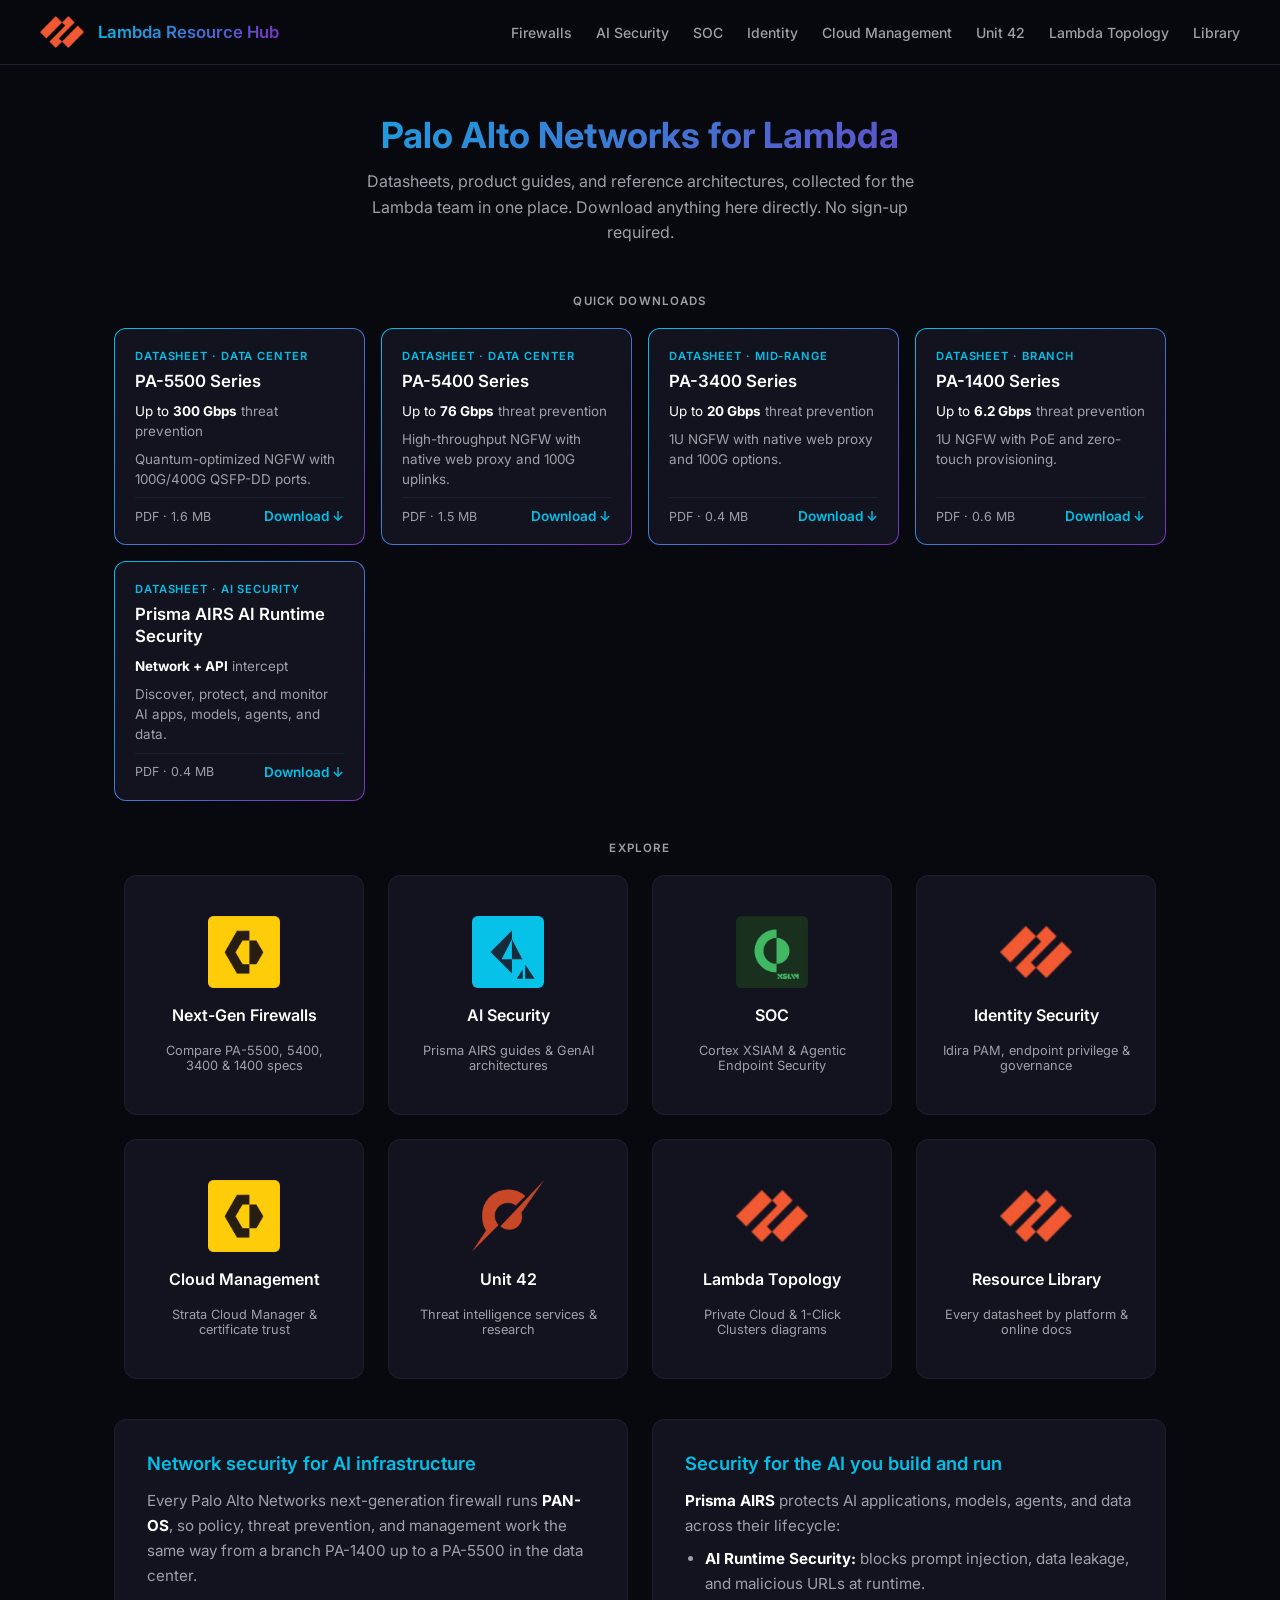
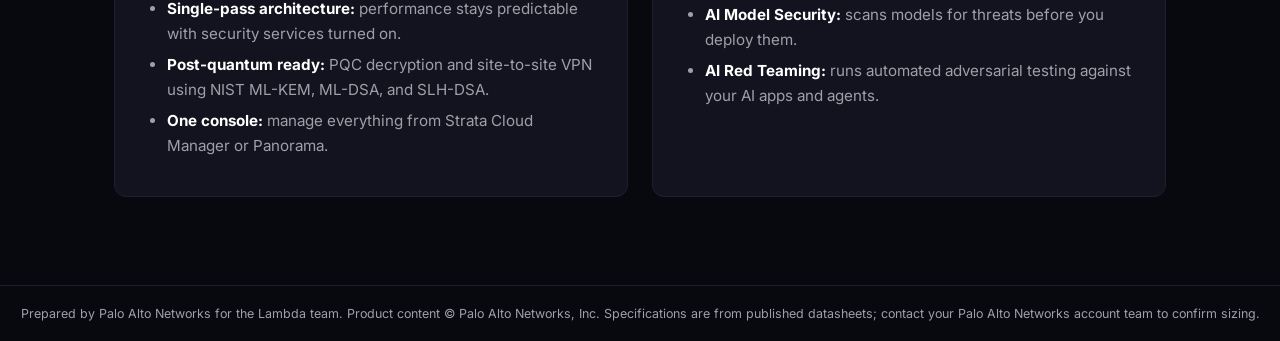
<file: site/index.html>
<!DOCTYPE html>
<html lang="en">
<head>
  <meta charset="UTF-8" />
  <meta name="viewport" content="width=device-width, initial-scale=1.0" />
  <title>Palo Alto Networks Resource Hub for Lambda</title>
  <meta name="description" content="Palo Alto Networks datasheets, Prisma AIRS guides, and reference architectures for the Lambda team." />
  <link rel="icon" type="image/png" href="assets/images/PAN-Color.png" />
  <link rel="stylesheet" href="assets/css/styles.css?v=5" />
</head>
<body>
  <nav>
    <img src="assets/images/PAN-Color.png" alt="Palo Alto Networks" class="logo" />
    <a class="site-title" href="index.html">Lambda Resource Hub</a>
    <div class="nav-links">
      <a href="firewalls.html">Firewalls</a>
      <a href="ai-security.html">AI Security</a>
      <a href="soc.html">SOC</a>
      <a href="identity.html">Identity</a>
      <a href="cloud-management.html">Cloud Management</a>
      <a href="unit42.html">Unit 42</a>
      <a href="topology.html">Lambda Topology</a>
      <a href="resources.html">Library</a>
    </div>
  </nav>

  <main>
    <div class="page-header">
      <h1>Palo Alto Networks for Lambda</h1>
      <p>Datasheets, product guides, and reference architectures, collected for the Lambda team in one place. Download anything here directly. No sign-up required.</p>
    </div>

    <p class="section-label">Quick downloads</p>
    <div class="dl-grid">
      <a class="dl-card featured" href="assets/docs/datasheets/pa-5500-series.pdf" download>
        <span class="dl-kicker">Datasheet &middot; Data center</span>
        <span class="dl-title">PA-5500 Series</span>
        <span class="dl-stat">Up to <strong>300 Gbps</strong> <span>threat prevention</span></span>
        <span class="dl-desc">Quantum-optimized NGFW with 100G/400G QSFP-DD ports.</span>
        <span class="dl-action">PDF &middot; 1.6 MB <strong>Download &darr;</strong></span>
      </a>
      <a class="dl-card featured" href="assets/docs/datasheets/pa-5400-series.pdf" download>
        <span class="dl-kicker">Datasheet &middot; Data center</span>
        <span class="dl-title">PA-5400 Series</span>
        <span class="dl-stat">Up to <strong>76 Gbps</strong> <span>threat prevention</span></span>
        <span class="dl-desc">High-throughput NGFW with native web proxy and 100G uplinks.</span>
        <span class="dl-action">PDF &middot; 1.5 MB <strong>Download &darr;</strong></span>
      </a>
      <a class="dl-card featured" href="assets/docs/datasheets/pa-3400-series.pdf" download>
        <span class="dl-kicker">Datasheet &middot; Mid-range</span>
        <span class="dl-title">PA-3400 Series</span>
        <span class="dl-stat">Up to <strong>20 Gbps</strong> <span>threat prevention</span></span>
        <span class="dl-desc">1U NGFW with native web proxy and 100G options.</span>
        <span class="dl-action">PDF &middot; 0.4 MB <strong>Download &darr;</strong></span>
      </a>
      <a class="dl-card featured" href="assets/docs/datasheets/pa-1400-series.pdf" download>
        <span class="dl-kicker">Datasheet &middot; Branch</span>
        <span class="dl-title">PA-1400 Series</span>
        <span class="dl-stat">Up to <strong>6.2 Gbps</strong> <span>threat prevention</span></span>
        <span class="dl-desc">1U NGFW with PoE and zero-touch provisioning.</span>
        <span class="dl-action">PDF &middot; 0.6 MB <strong>Download &darr;</strong></span>
      </a>
      <a class="dl-card featured" href="assets/docs/datasheets/prisma-airs-ai-runtime-security.pdf" download>
        <span class="dl-kicker">Datasheet &middot; AI security</span>
        <span class="dl-title">Prisma AIRS AI Runtime Security</span>
        <span class="dl-stat"><strong>Network + API</strong> <span>intercept</span></span>
        <span class="dl-desc">Discover, protect, and monitor AI apps, models, agents, and data.</span>
        <span class="dl-action">PDF &middot; 0.4 MB <strong>Download &darr;</strong></span>
      </a>
    </div>

    <p class="section-label">Explore</p>
    <div class="menu-grid" style="margin-bottom:40px;">
      <a href="firewalls.html" class="menu-card">
        <div class="card-icon" style="background:none;width:72px;height:72px;">
          <img src="assets/images/Strata-Hybrid-dark.png" alt="" style="width:100%;height:100%;object-fit:contain;" />
        </div>
        <span class="card-label">Next-Gen Firewalls</span>
        <span class="card-sub">Compare PA-5500, 5400, 3400 &amp; 1400 specs</span>
      </a>

      <a href="ai-security.html" class="menu-card">
        <div class="card-icon" style="background:none;width:72px;height:72px;">
          <img src="assets/images/Prisma-AIRS-Hybrid-dark.svg" alt="" style="width:100%;height:100%;object-fit:contain;" />
        </div>
        <span class="card-label">AI Security</span>
        <span class="card-sub">Prisma AIRS guides &amp; GenAI architectures</span>
      </a>

      <a href="soc.html" class="menu-card">
        <div class="card-icon" style="background:none;width:72px;height:72px;">
          <img src="assets/images/Cortex-XSIAM-Hybrid.png" alt="" style="width:100%;height:100%;object-fit:contain;" />
        </div>
        <span class="card-label">SOC</span>
        <span class="card-sub">Cortex XSIAM &amp; Agentic Endpoint Security</span>
      </a>

      <a href="identity.html" class="menu-card">
        <div class="card-icon" style="background:none;width:72px;height:72px;">
          <img src="assets/images/PAN-Color.png" alt="" style="width:100%;height:100%;object-fit:contain;" />
        </div>
        <span class="card-label">Identity Security</span>
        <span class="card-sub">Idira PAM, endpoint privilege &amp; governance</span>
      </a>

      <a href="cloud-management.html" class="menu-card">
        <div class="card-icon" style="background:none;width:72px;height:72px;">
          <img src="assets/images/Strata-Hybrid-dark.png" alt="" style="width:100%;height:100%;object-fit:contain;" />
        </div>
        <span class="card-label">Cloud Management</span>
        <span class="card-sub">Strata Cloud Manager &amp; certificate trust</span>
      </a>

      <a href="unit42.html" class="menu-card">
        <div class="card-icon" style="background:none;width:72px;height:72px;">
          <img src="assets/images/unit42.png" alt="" style="width:100%;height:100%;object-fit:cover;object-position:left center;" />
        </div>
        <span class="card-label">Unit 42</span>
        <span class="card-sub">Threat intelligence services &amp; research</span>
      </a>

      <a href="topology.html" class="menu-card">
        <div class="card-icon" style="background:none;width:72px;height:72px;">
          <img src="assets/images/PAN-Color.png" alt="" style="width:100%;height:100%;object-fit:contain;" />
        </div>
        <span class="card-label">Lambda Topology</span>
        <span class="card-sub">Private Cloud &amp; 1-Click Clusters diagrams</span>
      </a>

      <a href="resources.html" class="menu-card">
        <div class="card-icon" style="background:none;width:72px;height:72px;">
          <img src="assets/images/PAN-Color.png" alt="" style="width:100%;height:100%;object-fit:contain;" />
        </div>
        <span class="card-label">Resource Library</span>
        <span class="card-sub">Every datasheet by platform &amp; online docs</span>
      </a>
    </div>

    <div class="two-col">
      <div class="card">
        <h2>Network security for AI infrastructure</h2>
        <div class="prose">
          <p>Every Palo Alto Networks next-generation firewall runs <strong>PAN-OS</strong>, so policy, threat prevention, and management work the same way from a branch PA-1400 up to a PA-5500 in the data center.</p>
          <ul>
            <li><strong>Single-pass architecture:</strong> performance stays predictable with security services turned on.</li>
            <li><strong>Post-quantum ready:</strong> PQC decryption and site-to-site VPN using NIST ML-KEM, ML-DSA, and SLH-DSA.</li>
            <li><strong>One console:</strong> manage everything from Strata Cloud Manager or Panorama.</li>
          </ul>
        </div>
      </div>
      <div class="card">
        <h2>Security for the AI you build and run</h2>
        <div class="prose">
          <p><strong>Prisma AIRS</strong> protects AI applications, models, agents, and data across their lifecycle:</p>
          <ul>
            <li><strong>AI Runtime Security:</strong> blocks prompt injection, data leakage, and malicious URLs at runtime.</li>
            <li><strong>AI Model Security:</strong> scans models for threats before you deploy them.</li>
            <li><strong>AI Red Teaming:</strong> runs automated adversarial testing against your AI apps and agents.</li>
          </ul>
        </div>
      </div>
    </div>
  </main>

  <footer>
    Prepared by Palo Alto Networks for the Lambda team. Product content &copy; Palo Alto Networks, Inc. Specifications are from published datasheets; contact your Palo Alto Networks account team to confirm sizing.
  </footer>
</body>
</html>
</file>
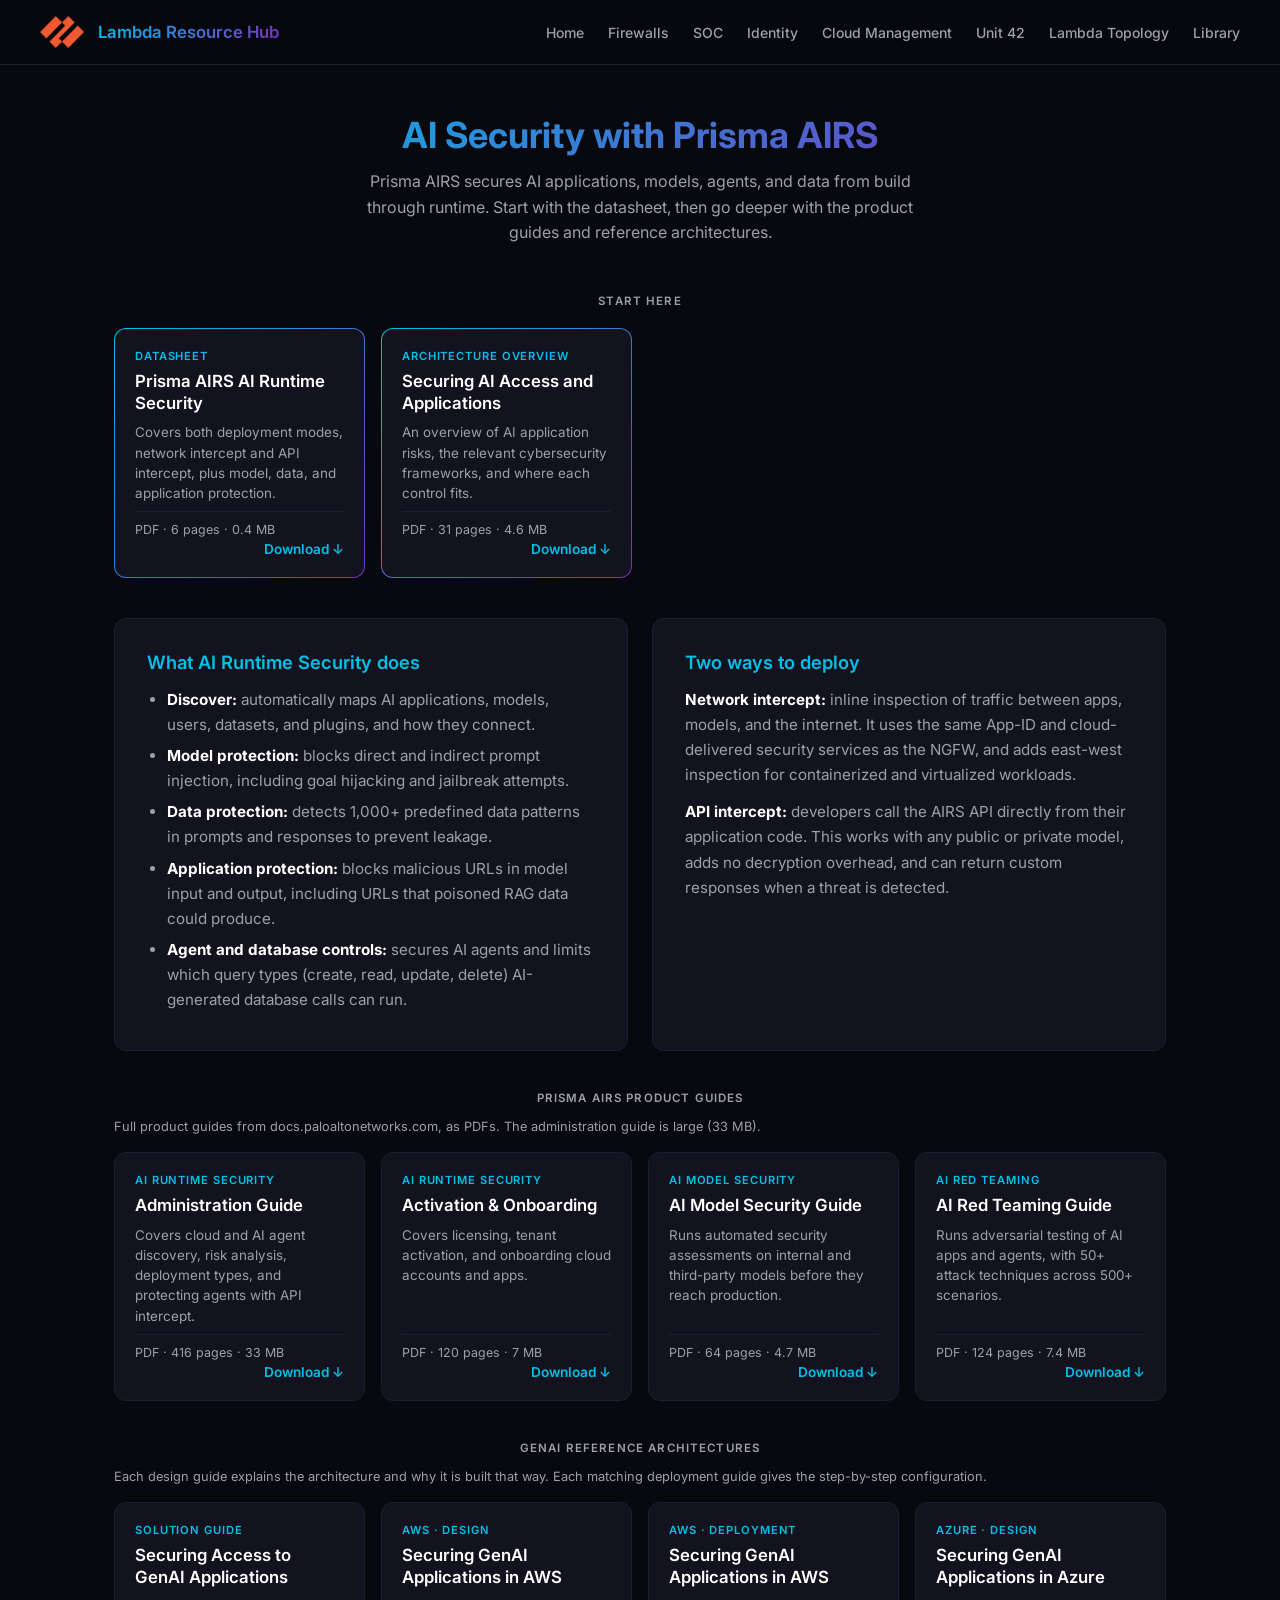
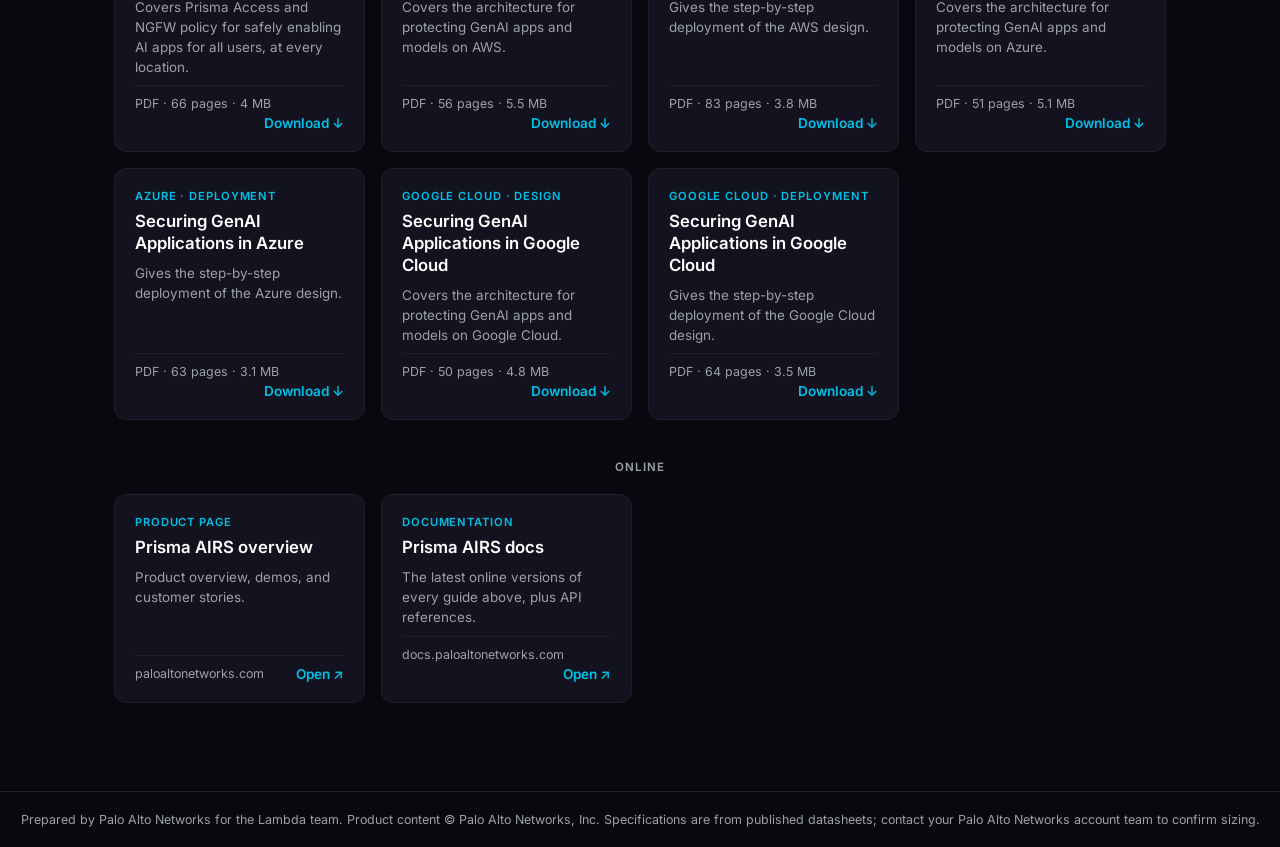
<file: site/ai-security.html>
<!DOCTYPE html>
<html lang="en">
<head>
  <meta charset="UTF-8" />
  <meta name="viewport" content="width=device-width, initial-scale=1.0" />
  <title>AI Security | Lambda Resource Hub</title>
  <meta name="description" content="Prisma AIRS datasheet, product guides, and GenAI security reference architectures." />
  <link rel="icon" type="image/png" href="assets/images/PAN-Color.png" />
  <link rel="stylesheet" href="assets/css/styles.css?v=5" />
</head>
<body>
  <nav>
    <img src="assets/images/PAN-Color.png" alt="Palo Alto Networks" class="logo" />
    <a class="site-title" href="index.html">Lambda Resource Hub</a>
    <div class="nav-links">
      <a href="index.html">Home</a>
      <a href="firewalls.html">Firewalls</a>
      <a href="soc.html">SOC</a>
      <a href="identity.html">Identity</a>
      <a href="cloud-management.html">Cloud Management</a>
      <a href="unit42.html">Unit 42</a>
      <a href="topology.html">Lambda Topology</a>
      <a href="resources.html">Library</a>
    </div>
  </nav>

  <main>
    <div class="page-header">
      <h1>AI Security with Prisma AIRS</h1>
      <p>Prisma AIRS secures AI applications, models, agents, and data from build through runtime. Start with the datasheet, then go deeper with the product guides and reference architectures.</p>
    </div>

    <p class="section-label">Start here</p>
    <div class="dl-grid">
      <a class="dl-card featured" href="assets/docs/datasheets/prisma-airs-ai-runtime-security.pdf" download>
        <span class="dl-kicker">Datasheet</span>
        <span class="dl-title">Prisma AIRS AI Runtime Security</span>
        <span class="dl-desc">Covers both deployment modes, network intercept and API intercept, plus model, data, and application protection.</span>
        <span class="dl-action">PDF &middot; 6 pages &middot; 0.4 MB <strong>Download &darr;</strong></span>
      </a>
      <a class="dl-card featured" href="assets/docs/genai/securing-ai-access-and-applications-overview.pdf" download>
        <span class="dl-kicker">Architecture overview</span>
        <span class="dl-title">Securing AI Access and Applications</span>
        <span class="dl-desc">An overview of AI application risks, the relevant cybersecurity frameworks, and where each control fits.</span>
        <span class="dl-action">PDF &middot; 31 pages &middot; 4.6 MB <strong>Download &darr;</strong></span>
      </a>
    </div>

    <div class="two-col">
      <div class="card">
        <h2>What AI Runtime Security does</h2>
        <div class="prose">
          <ul>
            <li><strong>Discover:</strong> automatically maps AI applications, models, users, datasets, and plugins, and how they connect.</li>
            <li><strong>Model protection:</strong> blocks direct and indirect prompt injection, including goal hijacking and jailbreak attempts.</li>
            <li><strong>Data protection:</strong> detects 1,000+ predefined data patterns in prompts and responses to prevent leakage.</li>
            <li><strong>Application protection:</strong> blocks malicious URLs in model input and output, including URLs that poisoned RAG data could produce.</li>
            <li><strong>Agent and database controls:</strong> secures AI agents and limits which query types (create, read, update, delete) AI-generated database calls can run.</li>
          </ul>
        </div>
      </div>
      <div class="card">
        <h2>Two ways to deploy</h2>
        <div class="prose">
          <p><strong>Network intercept:</strong> inline inspection of traffic between apps, models, and the internet. It uses the same App-ID and cloud-delivered security services as the NGFW, and adds east-west inspection for containerized and virtualized workloads.</p>
          <p><strong>API intercept:</strong> developers call the AIRS API directly from their application code. This works with any public or private model, adds no decryption overhead, and can return custom responses when a threat is detected.</p>
        </div>
      </div>
    </div>

    <p class="section-label">Prisma AIRS product guides</p>
    <p class="note">Full product guides from docs.paloaltonetworks.com, as PDFs. The administration guide is large (33 MB).</p>
    <div class="dl-grid">
      <a class="dl-card" href="assets/docs/airs/ai-runtime-security-administration.pdf" download>
        <span class="dl-kicker">AI Runtime Security</span>
        <span class="dl-title">Administration Guide</span>
        <span class="dl-desc">Covers cloud and AI agent discovery, risk analysis, deployment types, and protecting agents with API intercept.</span>
        <span class="dl-action">PDF &middot; 416 pages &middot; 33 MB <strong>Download &darr;</strong></span>
      </a>
      <a class="dl-card" href="assets/docs/airs/ai-runtime-security-activation-and-onboarding.pdf" download>
        <span class="dl-kicker">AI Runtime Security</span>
        <span class="dl-title">Activation &amp; Onboarding</span>
        <span class="dl-desc">Covers licensing, tenant activation, and onboarding cloud accounts and apps.</span>
        <span class="dl-action">PDF &middot; 120 pages &middot; 7 MB <strong>Download &darr;</strong></span>
      </a>
      <a class="dl-card" href="assets/docs/airs/ai-model-security.pdf" download>
        <span class="dl-kicker">AI Model Security</span>
        <span class="dl-title">AI Model Security Guide</span>
        <span class="dl-desc">Runs automated security assessments on internal and third-party models before they reach production.</span>
        <span class="dl-action">PDF &middot; 64 pages &middot; 4.7 MB <strong>Download &darr;</strong></span>
      </a>
      <a class="dl-card" href="assets/docs/airs/ai-red-teaming.pdf" download>
        <span class="dl-kicker">AI Red Teaming</span>
        <span class="dl-title">AI Red Teaming Guide</span>
        <span class="dl-desc">Runs adversarial testing of AI apps and agents, with 50+ attack techniques across 500+ scenarios.</span>
        <span class="dl-action">PDF &middot; 124 pages &middot; 7.4 MB <strong>Download &darr;</strong></span>
      </a>
    </div>

    <p class="section-label">GenAI reference architectures</p>
    <p class="note">Each design guide explains the architecture and why it is built that way. Each matching deployment guide gives the step-by-step configuration.</p>
    <div class="dl-grid">
      <a class="dl-card" href="assets/docs/genai/securing-access-to-genai-apps-solution-guide.pdf" download>
        <span class="dl-kicker">Solution guide</span>
        <span class="dl-title">Securing Access to GenAI Applications</span>
        <span class="dl-desc">Covers Prisma Access and NGFW policy for safely enabling AI apps for all users, at every location.</span>
        <span class="dl-action">PDF &middot; 66 pages &middot; 4 MB <strong>Download &darr;</strong></span>
      </a>
      <a class="dl-card" href="assets/docs/genai/genai-aws-design-guide.pdf" download>
        <span class="dl-kicker">AWS &middot; Design</span>
        <span class="dl-title">Securing GenAI Applications in AWS</span>
        <span class="dl-desc">Covers the architecture for protecting GenAI apps and models on AWS.</span>
        <span class="dl-action">PDF &middot; 56 pages &middot; 5.5 MB <strong>Download &darr;</strong></span>
      </a>
      <a class="dl-card" href="assets/docs/genai/genai-aws-deployment-guide.pdf" download>
        <span class="dl-kicker">AWS &middot; Deployment</span>
        <span class="dl-title">Securing GenAI Applications in AWS</span>
        <span class="dl-desc">Gives the step-by-step deployment of the AWS design.</span>
        <span class="dl-action">PDF &middot; 83 pages &middot; 3.8 MB <strong>Download &darr;</strong></span>
      </a>
      <a class="dl-card" href="assets/docs/genai/genai-azure-design-guide.pdf" download>
        <span class="dl-kicker">Azure &middot; Design</span>
        <span class="dl-title">Securing GenAI Applications in Azure</span>
        <span class="dl-desc">Covers the architecture for protecting GenAI apps and models on Azure.</span>
        <span class="dl-action">PDF &middot; 51 pages &middot; 5.1 MB <strong>Download &darr;</strong></span>
      </a>
      <a class="dl-card" href="assets/docs/genai/genai-azure-deployment-guide.pdf" download>
        <span class="dl-kicker">Azure &middot; Deployment</span>
        <span class="dl-title">Securing GenAI Applications in Azure</span>
        <span class="dl-desc">Gives the step-by-step deployment of the Azure design.</span>
        <span class="dl-action">PDF &middot; 63 pages &middot; 3.1 MB <strong>Download &darr;</strong></span>
      </a>
      <a class="dl-card" href="assets/docs/genai/genai-gcp-design-guide.pdf" download>
        <span class="dl-kicker">Google Cloud &middot; Design</span>
        <span class="dl-title">Securing GenAI Applications in Google Cloud</span>
        <span class="dl-desc">Covers the architecture for protecting GenAI apps and models on Google Cloud.</span>
        <span class="dl-action">PDF &middot; 50 pages &middot; 4.8 MB <strong>Download &darr;</strong></span>
      </a>
      <a class="dl-card" href="assets/docs/genai/genai-gcp-deployment-guide.pdf" download>
        <span class="dl-kicker">Google Cloud &middot; Deployment</span>
        <span class="dl-title">Securing GenAI Applications in Google Cloud</span>
        <span class="dl-desc">Gives the step-by-step deployment of the Google Cloud design.</span>
        <span class="dl-action">PDF &middot; 64 pages &middot; 3.5 MB <strong>Download &darr;</strong></span>
      </a>
    </div>

    <p class="section-label">Online</p>
    <div class="dl-grid">
      <a class="dl-card" href="https://www.paloaltonetworks.com/ai-security/prisma-airs" target="_blank" rel="noopener">
        <span class="dl-kicker">Product page</span>
        <span class="dl-title">Prisma AIRS overview</span>
        <span class="dl-desc">Product overview, demos, and customer stories.</span>
        <span class="dl-action">paloaltonetworks.com <strong>Open &nearr;</strong></span>
      </a>
      <a class="dl-card" href="https://docs.paloaltonetworks.com/prisma-airs" target="_blank" rel="noopener">
        <span class="dl-kicker">Documentation</span>
        <span class="dl-title">Prisma AIRS docs</span>
        <span class="dl-desc">The latest online versions of every guide above, plus API references.</span>
        <span class="dl-action">docs.paloaltonetworks.com <strong>Open &nearr;</strong></span>
      </a>
    </div>
  </main>

  <footer>
    Prepared by Palo Alto Networks for the Lambda team. Product content &copy; Palo Alto Networks, Inc. Specifications are from published datasheets; contact your Palo Alto Networks account team to confirm sizing.
  </footer>
</body>
</html>
</file>
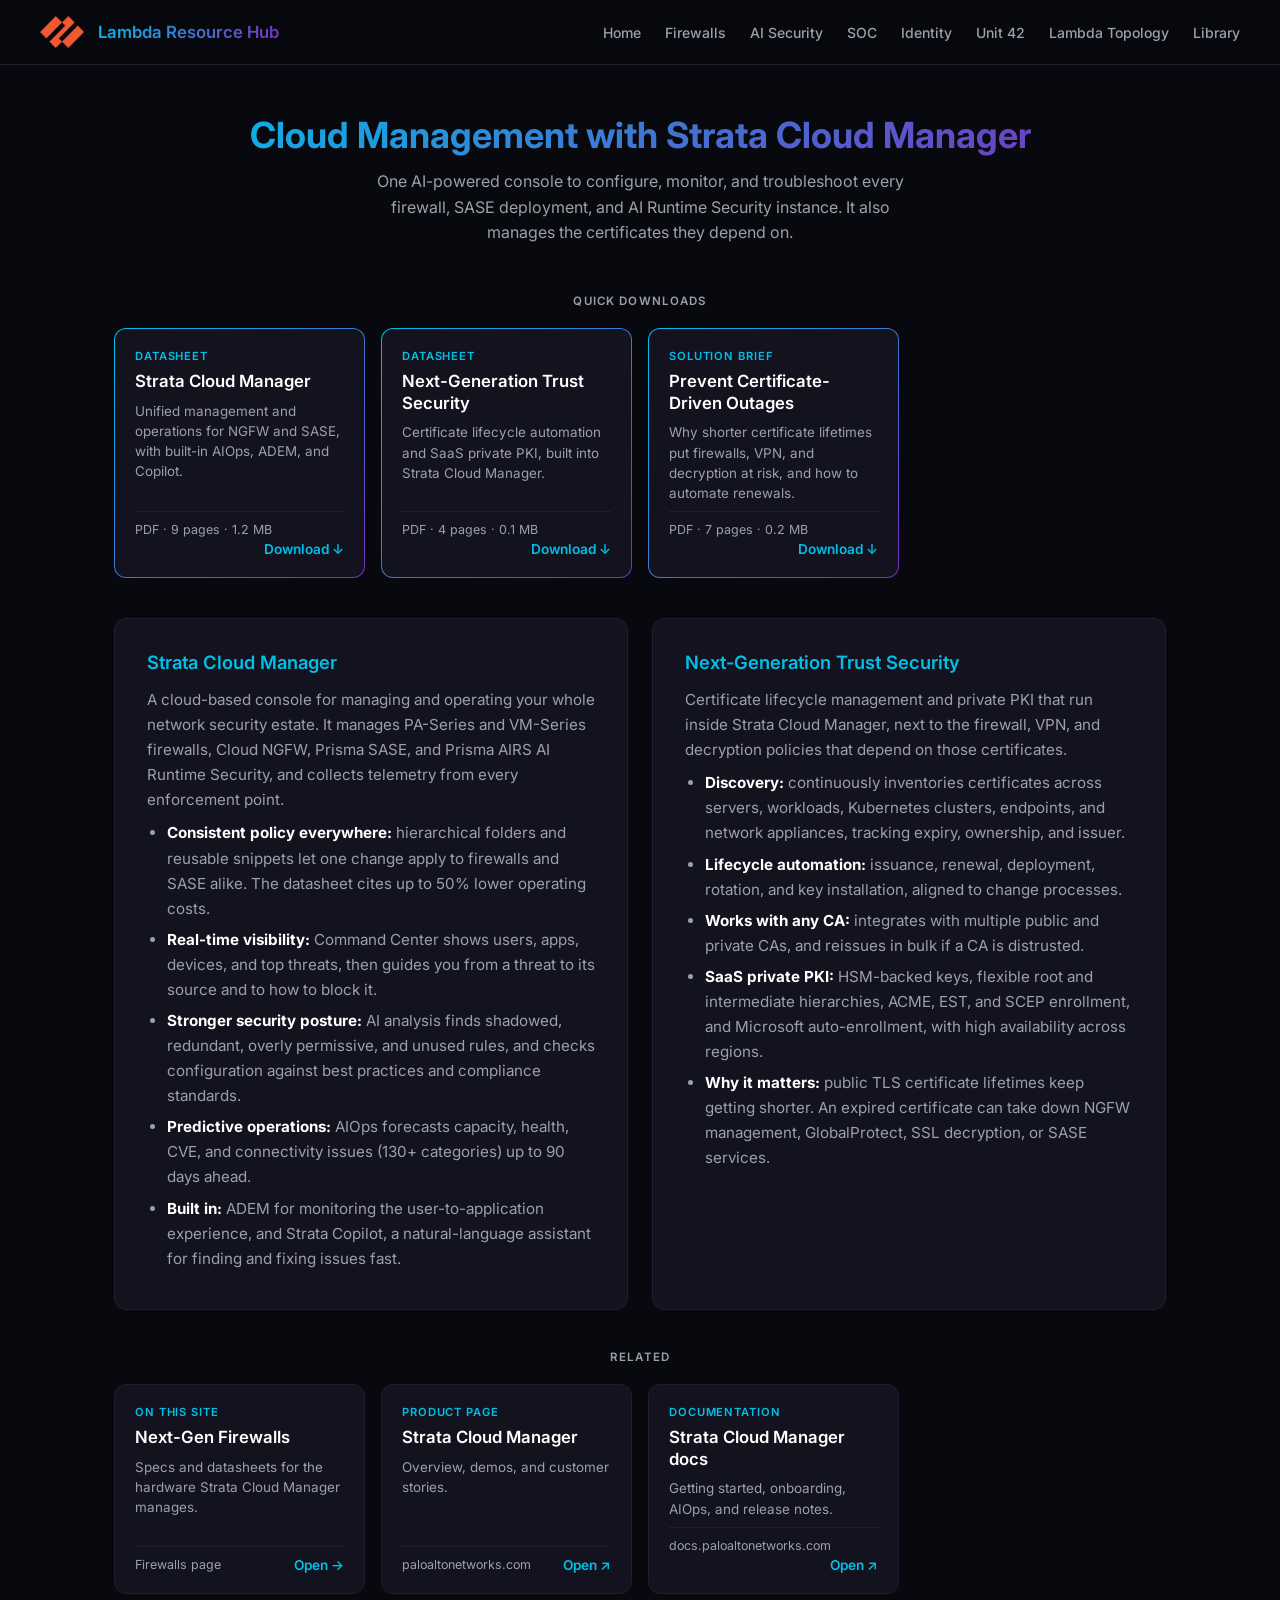
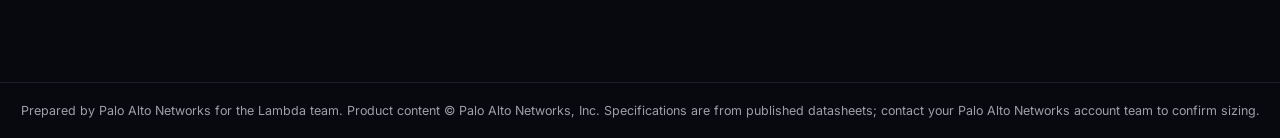
<file: site/cloud-management.html>
<!DOCTYPE html>
<html lang="en">
<head>
  <meta charset="UTF-8" />
  <meta name="viewport" content="width=device-width, initial-scale=1.0" />
  <title>Cloud Management (Strata Cloud Manager) | Lambda Resource Hub</title>
  <meta name="description" content="Strata Cloud Manager and Next-Generation Trust Security datasheets and summaries." />
  <link rel="icon" type="image/png" href="assets/images/PAN-Color.png" />
  <link rel="stylesheet" href="assets/css/styles.css?v=5" />
</head>
<body>
  <nav>
    <img src="assets/images/PAN-Color.png" alt="Palo Alto Networks" class="logo" />
    <a class="site-title" href="index.html">Lambda Resource Hub</a>
    <div class="nav-links">
      <a href="index.html">Home</a>
      <a href="firewalls.html">Firewalls</a>
      <a href="ai-security.html">AI Security</a>
      <a href="soc.html">SOC</a>
      <a href="identity.html">Identity</a>
      <a href="unit42.html">Unit 42</a>
      <a href="topology.html">Lambda Topology</a>
      <a href="resources.html">Library</a>
    </div>
  </nav>

  <main>
    <div class="page-header">
      <h1>Cloud Management with Strata Cloud Manager</h1>
      <p>One AI-powered console to configure, monitor, and troubleshoot every firewall, SASE deployment, and AI Runtime Security instance. It also manages the certificates they depend on.</p>
    </div>

    <p class="section-label">Quick downloads</p>
    <div class="dl-grid">
      <a class="dl-card featured" href="assets/docs/datasheets/strata-cloud-manager.pdf" download>
        <span class="dl-kicker">Datasheet</span>
        <span class="dl-title">Strata Cloud Manager</span>
        <span class="dl-desc">Unified management and operations for NGFW and SASE, with built-in AIOps, ADEM, and Copilot.</span>
        <span class="dl-action">PDF &middot; 9 pages &middot; 1.2 MB <strong>Download &darr;</strong></span>
      </a>
      <a class="dl-card featured" href="assets/docs/datasheets/next-generation-trust-security.pdf" download>
        <span class="dl-kicker">Datasheet</span>
        <span class="dl-title">Next-Generation Trust Security</span>
        <span class="dl-desc">Certificate lifecycle automation and SaaS private PKI, built into Strata Cloud Manager.</span>
        <span class="dl-action">PDF &middot; 4 pages &middot; 0.1 MB <strong>Download &darr;</strong></span>
      </a>
      <a class="dl-card featured" href="assets/docs/datasheets/prevent-certificate-driven-outages.pdf" download>
        <span class="dl-kicker">Solution brief</span>
        <span class="dl-title">Prevent Certificate-Driven Outages</span>
        <span class="dl-desc">Why shorter certificate lifetimes put firewalls, VPN, and decryption at risk, and how to automate renewals.</span>
        <span class="dl-action">PDF &middot; 7 pages &middot; 0.2 MB <strong>Download &darr;</strong></span>
      </a>
    </div>

    <div class="two-col">
      <div class="card">
        <h2>Strata Cloud Manager</h2>
        <div class="prose">
          <p>A cloud-based console for managing and operating your whole network security estate. It manages PA-Series and VM-Series firewalls, Cloud NGFW, Prisma SASE, and Prisma AIRS AI Runtime Security, and collects telemetry from every enforcement point.</p>
          <ul>
            <li><strong>Consistent policy everywhere:</strong> hierarchical folders and reusable snippets let one change apply to firewalls and SASE alike. The datasheet cites up to 50% lower operating costs.</li>
            <li><strong>Real-time visibility:</strong> Command Center shows users, apps, devices, and top threats, then guides you from a threat to its source and to how to block it.</li>
            <li><strong>Stronger security posture:</strong> AI analysis finds shadowed, redundant, overly permissive, and unused rules, and checks configuration against best practices and compliance standards.</li>
            <li><strong>Predictive operations:</strong> AIOps forecasts capacity, health, CVE, and connectivity issues (130+ categories) up to 90 days ahead.</li>
            <li><strong>Built in:</strong> ADEM for monitoring the user-to-application experience, and Strata Copilot, a natural-language assistant for finding and fixing issues fast.</li>
          </ul>
        </div>
      </div>
      <div class="card">
        <h2>Next-Generation Trust Security</h2>
        <div class="prose">
          <p>Certificate lifecycle management and private PKI that run inside Strata Cloud Manager, next to the firewall, VPN, and decryption policies that depend on those certificates.</p>
          <ul>
            <li><strong>Discovery:</strong> continuously inventories certificates across servers, workloads, Kubernetes clusters, endpoints, and network appliances, tracking expiry, ownership, and issuer.</li>
            <li><strong>Lifecycle automation:</strong> issuance, renewal, deployment, rotation, and key installation, aligned to change processes.</li>
            <li><strong>Works with any CA:</strong> integrates with multiple public and private CAs, and reissues in bulk if a CA is distrusted.</li>
            <li><strong>SaaS private PKI:</strong> HSM-backed keys, flexible root and intermediate hierarchies, ACME, EST, and SCEP enrollment, and Microsoft auto-enrollment, with high availability across regions.</li>
            <li><strong>Why it matters:</strong> public TLS certificate lifetimes keep getting shorter. An expired certificate can take down NGFW management, GlobalProtect, SSL decryption, or SASE services.</li>
          </ul>
        </div>
      </div>
    </div>

    <p class="section-label">Related</p>
    <div class="dl-grid">
      <a class="dl-card" href="firewalls.html">
        <span class="dl-kicker">On this site</span>
        <span class="dl-title">Next-Gen Firewalls</span>
        <span class="dl-desc">Specs and datasheets for the hardware Strata Cloud Manager manages.</span>
        <span class="dl-action">Firewalls page <strong>Open &rarr;</strong></span>
      </a>
      <a class="dl-card" href="https://www.paloaltonetworks.com/network-security/strata-cloud-manager" target="_blank" rel="noopener">
        <span class="dl-kicker">Product page</span>
        <span class="dl-title">Strata Cloud Manager</span>
        <span class="dl-desc">Overview, demos, and customer stories.</span>
        <span class="dl-action">paloaltonetworks.com <strong>Open &nearr;</strong></span>
      </a>
      <a class="dl-card" href="https://docs.paloaltonetworks.com/strata-cloud-manager" target="_blank" rel="noopener">
        <span class="dl-kicker">Documentation</span>
        <span class="dl-title">Strata Cloud Manager docs</span>
        <span class="dl-desc">Getting started, onboarding, AIOps, and release notes.</span>
        <span class="dl-action">docs.paloaltonetworks.com <strong>Open &nearr;</strong></span>
      </a>
    </div>
  </main>

  <footer>
    Prepared by Palo Alto Networks for the Lambda team. Product content &copy; Palo Alto Networks, Inc. Specifications are from published datasheets; contact your Palo Alto Networks account team to confirm sizing.
  </footer>
</body>
</html>
</file>
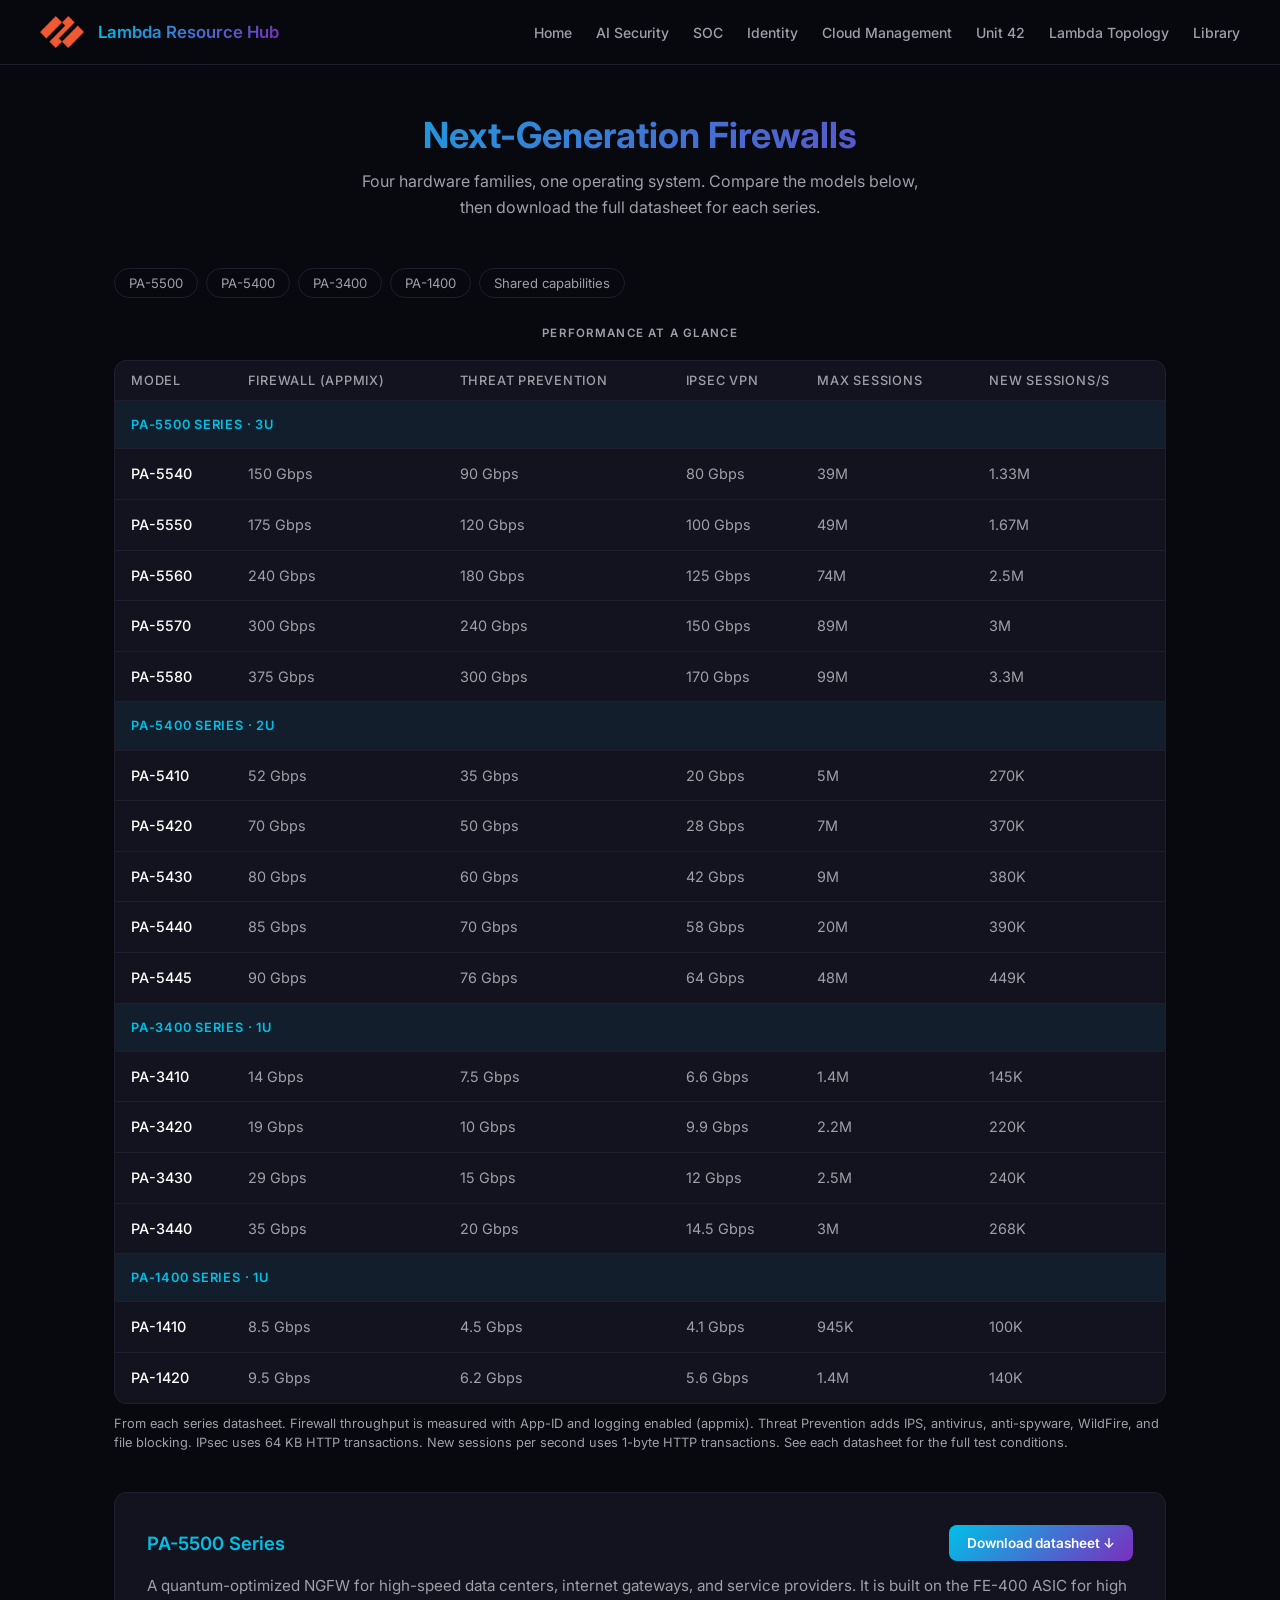
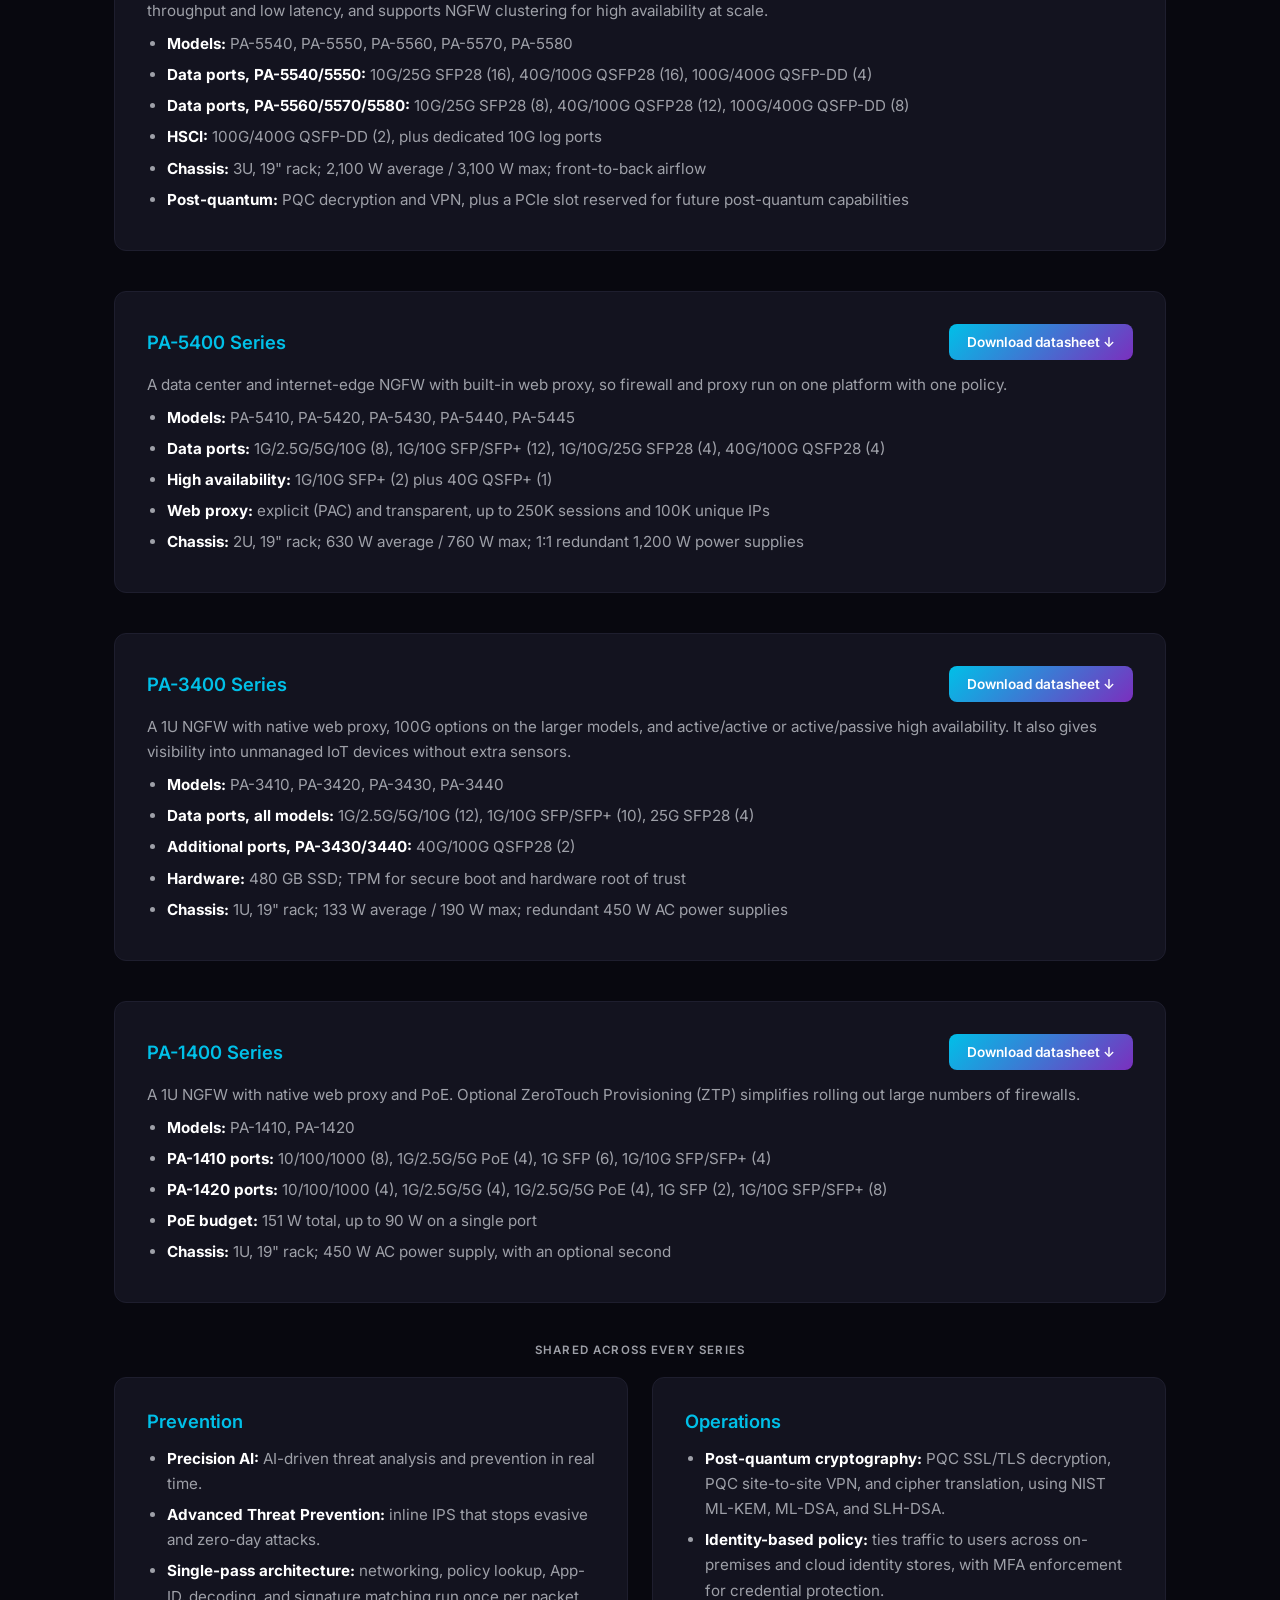
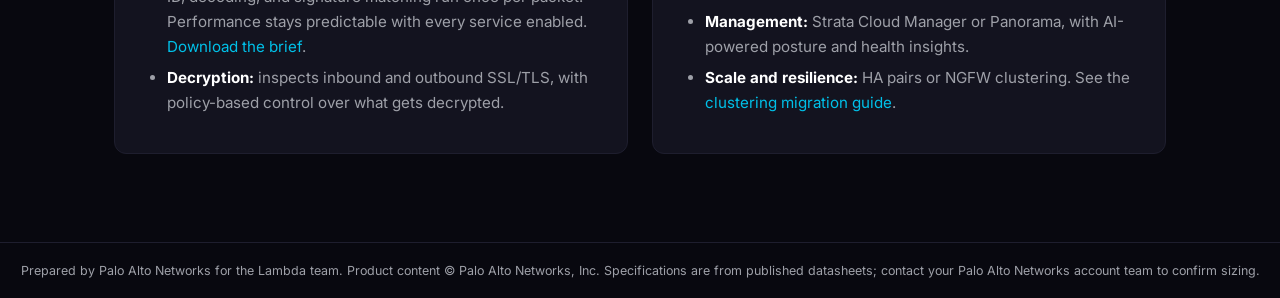
<file: site/firewalls.html>
<!DOCTYPE html>
<html lang="en">
<head>
  <meta charset="UTF-8" />
  <meta name="viewport" content="width=device-width, initial-scale=1.0" />
  <title>Next-Gen Firewalls | Lambda Resource Hub</title>
  <meta name="description" content="Compare the PA-5500, PA-5400, PA-3400, and PA-1400 series and download their datasheets." />
  <link rel="icon" type="image/png" href="assets/images/PAN-Color.png" />
  <link rel="stylesheet" href="assets/css/styles.css?v=5" />
</head>
<body>
  <nav>
    <img src="assets/images/PAN-Color.png" alt="Palo Alto Networks" class="logo" />
    <a class="site-title" href="index.html">Lambda Resource Hub</a>
    <div class="nav-links">
      <a href="index.html">Home</a>
      <a href="ai-security.html">AI Security</a>
      <a href="soc.html">SOC</a>
      <a href="identity.html">Identity</a>
      <a href="cloud-management.html">Cloud Management</a>
      <a href="unit42.html">Unit 42</a>
      <a href="topology.html">Lambda Topology</a>
      <a href="resources.html">Library</a>
    </div>
  </nav>

  <main>
    <div class="page-header">
      <h1>Next-Generation Firewalls</h1>
      <p>Four hardware families, one operating system. Compare the models below, then download the full datasheet for each series.</p>
    </div>

    <div class="pill-row">
      <a href="#pa-5500">PA-5500</a>
      <a href="#pa-5400">PA-5400</a>
      <a href="#pa-3400">PA-3400</a>
      <a href="#pa-1400">PA-1400</a>
      <a href="#platform">Shared capabilities</a>
    </div>

    <p class="section-label">Performance at a glance</p>
    <div class="card" style="padding:0;margin-bottom:8px;">
      <div class="table-wrap" style="margin:0;">
        <table class="scoreboard-table">
          <thead>
            <tr><th>Model</th><th>Firewall (appmix)</th><th>Threat Prevention</th><th>IPsec VPN</th><th>Max sessions</th><th>New sessions/s</th></tr>
          </thead>
          <tbody>
            <tr class="series-row"><td colspan="6">PA-5500 Series &middot; 3U</td></tr>
            <tr><td>PA-5540</td><td>150 Gbps</td><td>90 Gbps</td><td>80 Gbps</td><td>39M</td><td>1.33M</td></tr>
            <tr><td>PA-5550</td><td>175 Gbps</td><td>120 Gbps</td><td>100 Gbps</td><td>49M</td><td>1.67M</td></tr>
            <tr><td>PA-5560</td><td>240 Gbps</td><td>180 Gbps</td><td>125 Gbps</td><td>74M</td><td>2.5M</td></tr>
            <tr><td>PA-5570</td><td>300 Gbps</td><td>240 Gbps</td><td>150 Gbps</td><td>89M</td><td>3M</td></tr>
            <tr><td>PA-5580</td><td>375 Gbps</td><td>300 Gbps</td><td>170 Gbps</td><td>99M</td><td>3.3M</td></tr>
            <tr class="series-row"><td colspan="6">PA-5400 Series &middot; 2U</td></tr>
            <tr><td>PA-5410</td><td>52 Gbps</td><td>35 Gbps</td><td>20 Gbps</td><td>5M</td><td>270K</td></tr>
            <tr><td>PA-5420</td><td>70 Gbps</td><td>50 Gbps</td><td>28 Gbps</td><td>7M</td><td>370K</td></tr>
            <tr><td>PA-5430</td><td>80 Gbps</td><td>60 Gbps</td><td>42 Gbps</td><td>9M</td><td>380K</td></tr>
            <tr><td>PA-5440</td><td>85 Gbps</td><td>70 Gbps</td><td>58 Gbps</td><td>20M</td><td>390K</td></tr>
            <tr><td>PA-5445</td><td>90 Gbps</td><td>76 Gbps</td><td>64 Gbps</td><td>48M</td><td>449K</td></tr>
            <tr class="series-row"><td colspan="6">PA-3400 Series &middot; 1U</td></tr>
            <tr><td>PA-3410</td><td>14 Gbps</td><td>7.5 Gbps</td><td>6.6 Gbps</td><td>1.4M</td><td>145K</td></tr>
            <tr><td>PA-3420</td><td>19 Gbps</td><td>10 Gbps</td><td>9.9 Gbps</td><td>2.2M</td><td>220K</td></tr>
            <tr><td>PA-3430</td><td>29 Gbps</td><td>15 Gbps</td><td>12 Gbps</td><td>2.5M</td><td>240K</td></tr>
            <tr><td>PA-3440</td><td>35 Gbps</td><td>20 Gbps</td><td>14.5 Gbps</td><td>3M</td><td>268K</td></tr>
            <tr class="series-row"><td colspan="6">PA-1400 Series &middot; 1U</td></tr>
            <tr><td>PA-1410</td><td>8.5 Gbps</td><td>4.5 Gbps</td><td>4.1 Gbps</td><td>945K</td><td>100K</td></tr>
            <tr><td>PA-1420</td><td>9.5 Gbps</td><td>6.2 Gbps</td><td>5.6 Gbps</td><td>1.4M</td><td>140K</td></tr>
          </tbody>
        </table>
      </div>
    </div>
    <p class="note" style="margin-bottom:40px;">From each series datasheet. Firewall throughput is measured with App-ID and logging enabled (appmix). Threat Prevention adds IPS, antivirus, anti-spyware, WildFire, and file blocking. IPsec uses 64 KB HTTP transactions. New sessions per second uses 1-byte HTTP transactions. See each datasheet for the full test conditions.</p>

    <section class="series card" id="pa-5500">
      <div class="series-head">
        <h2>PA-5500 Series</h2>
        <a class="btn btn-primary" href="assets/docs/datasheets/pa-5500-series.pdf" download>Download datasheet &darr;</a>
      </div>
      <div class="prose">
        <p>A quantum-optimized NGFW for high-speed data centers, internet gateways, and service providers. It is built on the FE-400 ASIC for high throughput and low latency, and supports NGFW clustering for high availability at scale.</p>
        <ul>
          <li><strong>Models:</strong> PA-5540, PA-5550, PA-5560, PA-5570, PA-5580</li>
          <li><strong>Data ports, PA-5540/5550:</strong> 10G/25G SFP28 (16), 40G/100G QSFP28 (16), 100G/400G QSFP-DD (4)</li>
          <li><strong>Data ports, PA-5560/5570/5580:</strong> 10G/25G SFP28 (8), 40G/100G QSFP28 (12), 100G/400G QSFP-DD (8)</li>
          <li><strong>HSCI:</strong> 100G/400G QSFP-DD (2), plus dedicated 10G log ports</li>
          <li><strong>Chassis:</strong> 3U, 19" rack; 2,100 W average / 3,100 W max; front-to-back airflow</li>
          <li><strong>Post-quantum:</strong> PQC decryption and VPN, plus a PCIe slot reserved for future post-quantum capabilities</li>
        </ul>
      </div>
    </section>

    <section class="series card" id="pa-5400">
      <div class="series-head">
        <h2>PA-5400 Series</h2>
        <a class="btn btn-primary" href="assets/docs/datasheets/pa-5400-series.pdf" download>Download datasheet &darr;</a>
      </div>
      <div class="prose">
        <p>A data center and internet-edge NGFW with built-in web proxy, so firewall and proxy run on one platform with one policy.</p>
        <ul>
          <li><strong>Models:</strong> PA-5410, PA-5420, PA-5430, PA-5440, PA-5445</li>
          <li><strong>Data ports:</strong> 1G/2.5G/5G/10G (8), 1G/10G SFP/SFP+ (12), 1G/10G/25G SFP28 (4), 40G/100G QSFP28 (4)</li>
          <li><strong>High availability:</strong> 1G/10G SFP+ (2) plus 40G QSFP+ (1)</li>
          <li><strong>Web proxy:</strong> explicit (PAC) and transparent, up to 250K sessions and 100K unique IPs</li>
          <li><strong>Chassis:</strong> 2U, 19" rack; 630 W average / 760 W max; 1:1 redundant 1,200 W power supplies</li>
        </ul>
      </div>
    </section>

    <section class="series card" id="pa-3400">
      <div class="series-head">
        <h2>PA-3400 Series</h2>
        <a class="btn btn-primary" href="assets/docs/datasheets/pa-3400-series.pdf" download>Download datasheet &darr;</a>
      </div>
      <div class="prose">
        <p>A 1U NGFW with native web proxy, 100G options on the larger models, and active/active or active/passive high availability. It also gives visibility into unmanaged IoT devices without extra sensors.</p>
        <ul>
          <li><strong>Models:</strong> PA-3410, PA-3420, PA-3430, PA-3440</li>
          <li><strong>Data ports, all models:</strong> 1G/2.5G/5G/10G (12), 1G/10G SFP/SFP+ (10), 25G SFP28 (4)</li>
          <li><strong>Additional ports, PA-3430/3440:</strong> 40G/100G QSFP28 (2)</li>
          <li><strong>Hardware:</strong> 480 GB SSD; TPM for secure boot and hardware root of trust</li>
          <li><strong>Chassis:</strong> 1U, 19" rack; 133 W average / 190 W max; redundant 450 W AC power supplies</li>
        </ul>
      </div>
    </section>

    <section class="series card" id="pa-1400">
      <div class="series-head">
        <h2>PA-1400 Series</h2>
        <a class="btn btn-primary" href="assets/docs/datasheets/pa-1400-series.pdf" download>Download datasheet &darr;</a>
      </div>
      <div class="prose">
        <p>A 1U NGFW with native web proxy and PoE. Optional ZeroTouch Provisioning (ZTP) simplifies rolling out large numbers of firewalls.</p>
        <ul>
          <li><strong>Models:</strong> PA-1410, PA-1420</li>
          <li><strong>PA-1410 ports:</strong> 10/100/1000 (8), 1G/2.5G/5G PoE (4), 1G SFP (6), 1G/10G SFP/SFP+ (4)</li>
          <li><strong>PA-1420 ports:</strong> 10/100/1000 (4), 1G/2.5G/5G (4), 1G/2.5G/5G PoE (4), 1G SFP (2), 1G/10G SFP/SFP+ (8)</li>
          <li><strong>PoE budget:</strong> 151 W total, up to 90 W on a single port</li>
          <li><strong>Chassis:</strong> 1U, 19" rack; 450 W AC power supply, with an optional second</li>
        </ul>
      </div>
    </section>

    <p class="section-label" id="platform">Shared across every series</p>
    <div class="two-col">
      <div class="card">
        <h2>Prevention</h2>
        <div class="prose">
          <ul>
            <li><strong>Precision AI:</strong> AI-driven threat analysis and prevention in real time.</li>
            <li><strong>Advanced Threat Prevention:</strong> inline IPS that stops evasive and zero-day attacks.</li>
            <li><strong>Single-pass architecture:</strong> networking, policy lookup, App-ID, decoding, and signature matching run once per packet. Performance stays predictable with every service enabled. <a href="assets/docs/datasheets/single-pass-parallel-processing-architecture.pdf" download>Download the brief</a>.</li>
            <li><strong>Decryption:</strong> inspects inbound and outbound SSL/TLS, with policy-based control over what gets decrypted.</li>
          </ul>
        </div>
      </div>
      <div class="card">
        <h2>Operations</h2>
        <div class="prose">
          <ul>
            <li><strong>Post-quantum cryptography:</strong> PQC SSL/TLS decryption, PQC site-to-site VPN, and cipher translation, using NIST ML-KEM, ML-DSA, and SLH-DSA.</li>
            <li><strong>Identity-based policy:</strong> ties traffic to users across on-premises and cloud identity stores, with MFA enforcement for credential protection.</li>
            <li><strong>Management:</strong> Strata Cloud Manager or Panorama, with AI-powered posture and health insights.</li>
            <li><strong>Scale and resilience:</strong> HA pairs or NGFW clustering. See the <a href="assets/docs/datasheets/migrating-to-ngfw-clustering.pdf" download>clustering migration guide</a>.</li>
          </ul>
        </div>
      </div>
    </div>
  </main>

  <footer>
    Prepared by Palo Alto Networks for the Lambda team. Product content &copy; Palo Alto Networks, Inc. Specifications are from published datasheets; contact your Palo Alto Networks account team to confirm sizing.
  </footer>
</body>
</html>
</file>
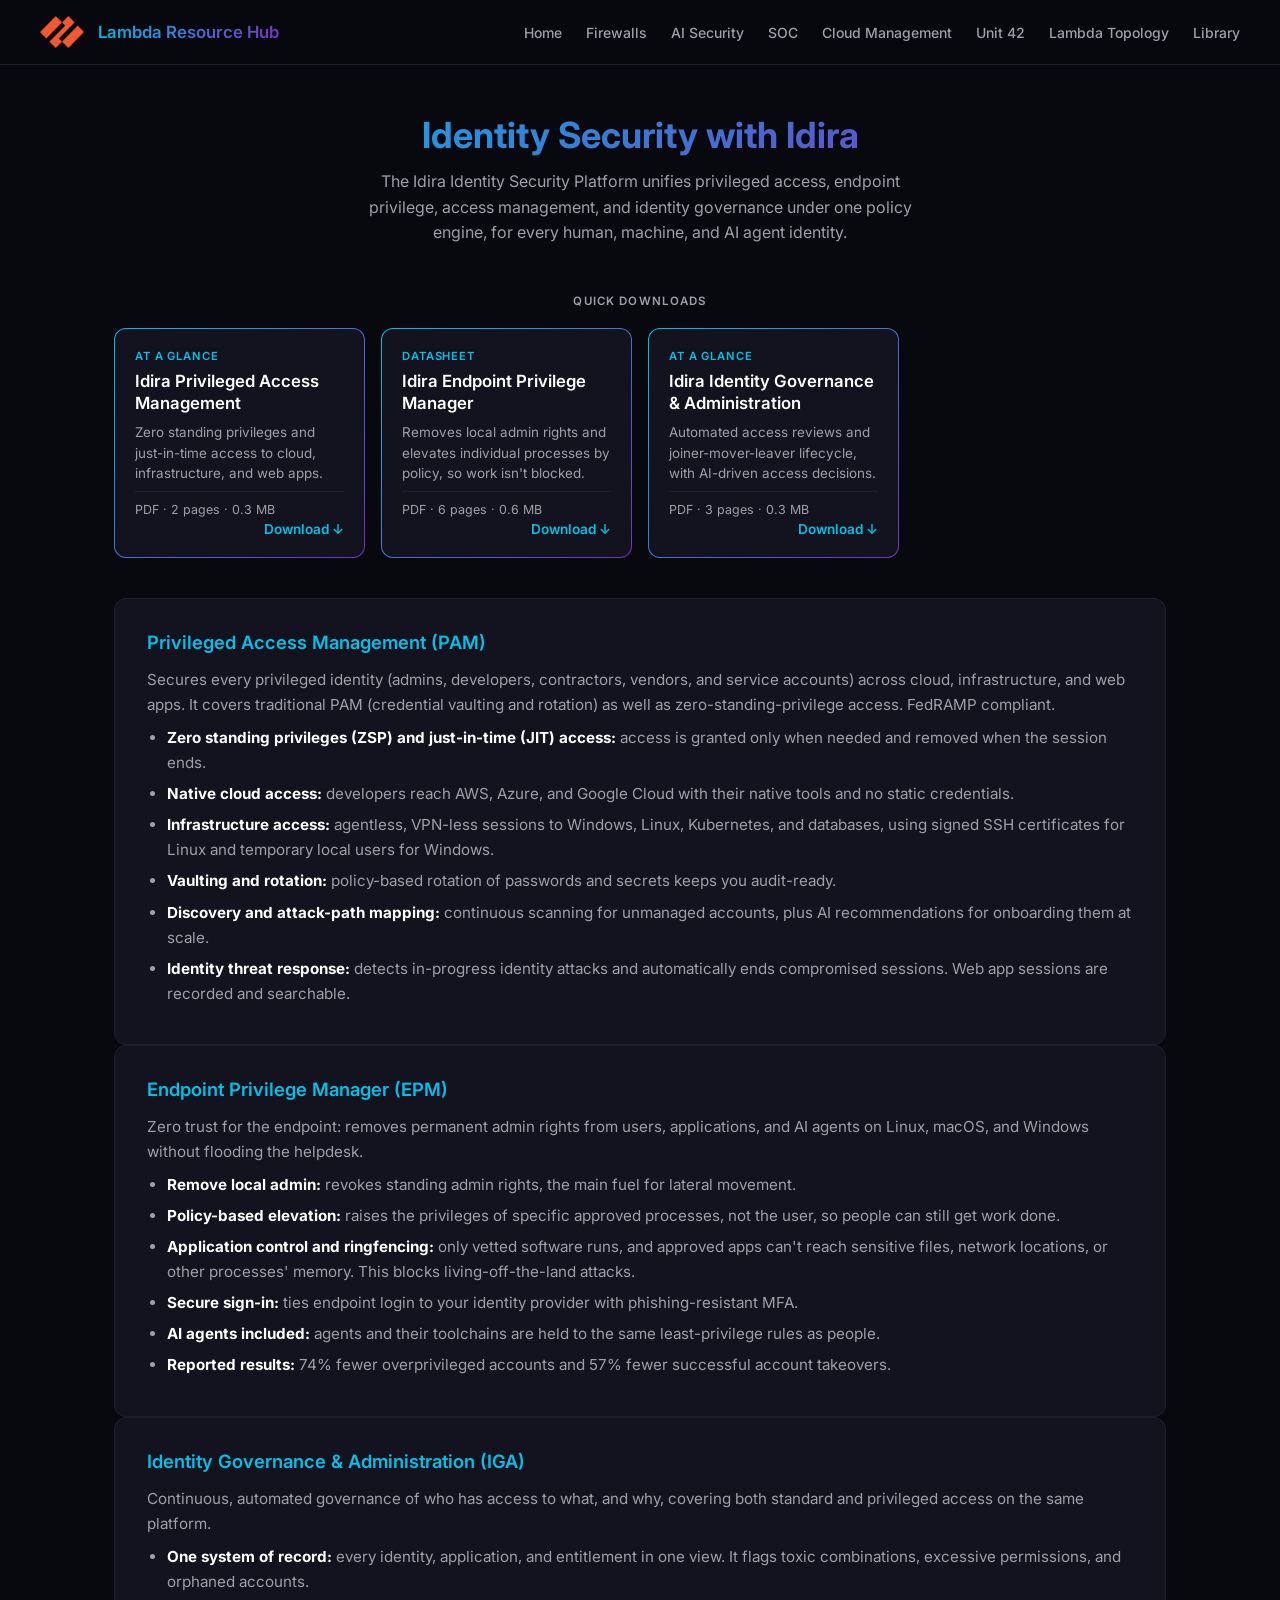
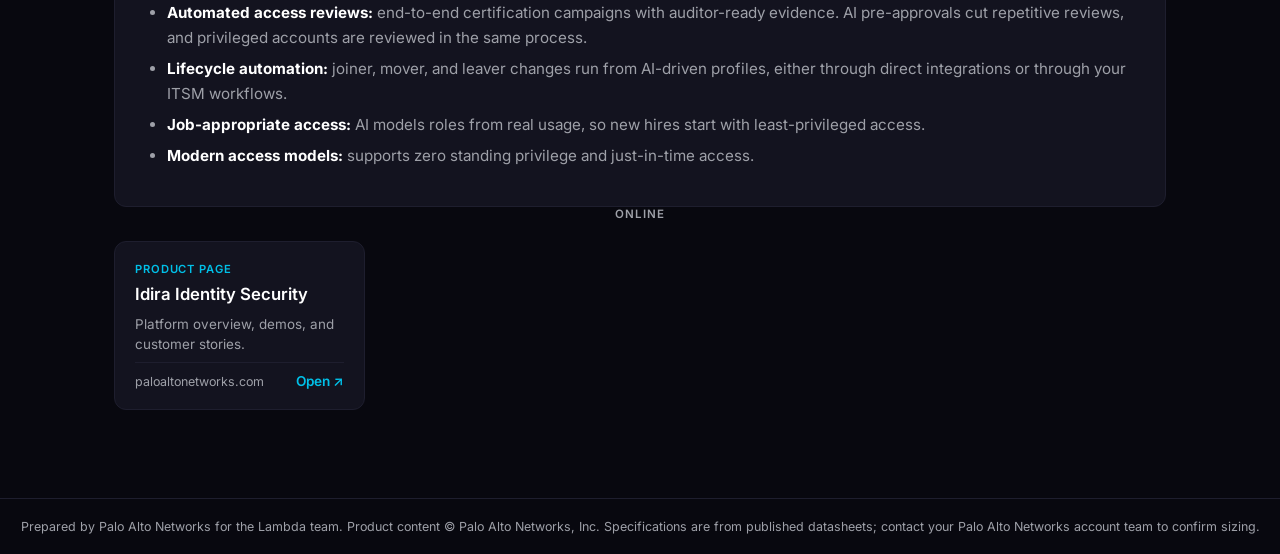
<file: site/identity.html>
<!DOCTYPE html>
<html lang="en">
<head>
  <meta charset="UTF-8" />
  <meta name="viewport" content="width=device-width, initial-scale=1.0" />
  <title>Identity Security (Idira) | Lambda Resource Hub</title>
  <meta name="description" content="Idira privileged access, endpoint privilege, and identity governance datasheets and summaries." />
  <link rel="icon" type="image/png" href="assets/images/PAN-Color.png" />
  <link rel="stylesheet" href="assets/css/styles.css?v=5" />
</head>
<body>
  <nav>
    <img src="assets/images/PAN-Color.png" alt="Palo Alto Networks" class="logo" />
    <a class="site-title" href="index.html">Lambda Resource Hub</a>
    <div class="nav-links">
      <a href="index.html">Home</a>
      <a href="firewalls.html">Firewalls</a>
      <a href="ai-security.html">AI Security</a>
      <a href="soc.html">SOC</a>
      <a href="cloud-management.html">Cloud Management</a>
      <a href="unit42.html">Unit 42</a>
      <a href="topology.html">Lambda Topology</a>
      <a href="resources.html">Library</a>
    </div>
  </nav>

  <main>
    <div class="page-header">
      <h1>Identity Security with Idira</h1>
      <p>The Idira Identity Security Platform unifies privileged access, endpoint privilege, access management, and identity governance under one policy engine, for every human, machine, and AI agent identity.</p>
    </div>

    <p class="section-label">Quick downloads</p>
    <div class="dl-grid">
      <a class="dl-card featured" href="assets/docs/datasheets/idira-privileged-access-mgmt-aag.pdf" download>
        <span class="dl-kicker">At a glance</span>
        <span class="dl-title">Idira Privileged Access Management</span>
        <span class="dl-desc">Zero standing privileges and just-in-time access to cloud, infrastructure, and web apps.</span>
        <span class="dl-action">PDF &middot; 2 pages &middot; 0.3 MB <strong>Download &darr;</strong></span>
      </a>
      <a class="dl-card featured" href="assets/docs/datasheets/endpoint-privilege-manager.pdf" download>
        <span class="dl-kicker">Datasheet</span>
        <span class="dl-title">Idira Endpoint Privilege Manager</span>
        <span class="dl-desc">Removes local admin rights and elevates individual processes by policy, so work isn't blocked.</span>
        <span class="dl-action">PDF &middot; 6 pages &middot; 0.6 MB <strong>Download &darr;</strong></span>
      </a>
      <a class="dl-card featured" href="assets/docs/datasheets/identity-governance-and-administration-aag.pdf" download>
        <span class="dl-kicker">At a glance</span>
        <span class="dl-title">Idira Identity Governance &amp; Administration</span>
        <span class="dl-desc">Automated access reviews and joiner-mover-leaver lifecycle, with AI-driven access decisions.</span>
        <span class="dl-action">PDF &middot; 3 pages &middot; 0.3 MB <strong>Download &darr;</strong></span>
      </a>
    </div>

    <div class="stack">
      <div class="card">
        <h2>Privileged Access Management (PAM)</h2>
        <div class="prose">
          <p>Secures every privileged identity (admins, developers, contractors, vendors, and service accounts) across cloud, infrastructure, and web apps. It covers traditional PAM (credential vaulting and rotation) as well as zero-standing-privilege access. FedRAMP compliant.</p>
          <ul>
            <li><strong>Zero standing privileges (ZSP) and just-in-time (JIT) access:</strong> access is granted only when needed and removed when the session ends.</li>
            <li><strong>Native cloud access:</strong> developers reach AWS, Azure, and Google Cloud with their native tools and no static credentials.</li>
            <li><strong>Infrastructure access:</strong> agentless, VPN-less sessions to Windows, Linux, Kubernetes, and databases, using signed SSH certificates for Linux and temporary local users for Windows.</li>
            <li><strong>Vaulting and rotation:</strong> policy-based rotation of passwords and secrets keeps you audit-ready.</li>
            <li><strong>Discovery and attack-path mapping:</strong> continuous scanning for unmanaged accounts, plus AI recommendations for onboarding them at scale.</li>
            <li><strong>Identity threat response:</strong> detects in-progress identity attacks and automatically ends compromised sessions. Web app sessions are recorded and searchable.</li>
          </ul>
        </div>
      </div>
      <div class="card">
        <h2>Endpoint Privilege Manager (EPM)</h2>
        <div class="prose">
          <p>Zero trust for the endpoint: removes permanent admin rights from users, applications, and AI agents on Linux, macOS, and Windows without flooding the helpdesk.</p>
          <ul>
            <li><strong>Remove local admin:</strong> revokes standing admin rights, the main fuel for lateral movement.</li>
            <li><strong>Policy-based elevation:</strong> raises the privileges of specific approved processes, not the user, so people can still get work done.</li>
            <li><strong>Application control and ringfencing:</strong> only vetted software runs, and approved apps can't reach sensitive files, network locations, or other processes' memory. This blocks living-off-the-land attacks.</li>
            <li><strong>Secure sign-in:</strong> ties endpoint login to your identity provider with phishing-resistant MFA.</li>
            <li><strong>AI agents included:</strong> agents and their toolchains are held to the same least-privilege rules as people.</li>
            <li><strong>Reported results:</strong> 74% fewer overprivileged accounts and 57% fewer successful account takeovers.</li>
          </ul>
        </div>
      </div>
      <div class="card">
        <h2>Identity Governance &amp; Administration (IGA)</h2>
        <div class="prose">
          <p>Continuous, automated governance of who has access to what, and why, covering both standard and privileged access on the same platform.</p>
          <ul>
            <li><strong>One system of record:</strong> every identity, application, and entitlement in one view. It flags toxic combinations, excessive permissions, and orphaned accounts.</li>
            <li><strong>Automated access reviews:</strong> end-to-end certification campaigns with auditor-ready evidence. AI pre-approvals cut repetitive reviews, and privileged accounts are reviewed in the same process.</li>
            <li><strong>Lifecycle automation:</strong> joiner, mover, and leaver changes run from AI-driven profiles, either through direct integrations or through your ITSM workflows.</li>
            <li><strong>Job-appropriate access:</strong> AI models roles from real usage, so new hires start with least-privileged access.</li>
            <li><strong>Modern access models:</strong> supports zero standing privilege and just-in-time access.</li>
          </ul>
        </div>
      </div>
    </div>

    <p class="section-label">Online</p>
    <div class="dl-grid">
      <a class="dl-card" href="https://www.paloaltonetworks.com/idira" target="_blank" rel="noopener">
        <span class="dl-kicker">Product page</span>
        <span class="dl-title">Idira Identity Security</span>
        <span class="dl-desc">Platform overview, demos, and customer stories.</span>
        <span class="dl-action">paloaltonetworks.com <strong>Open &nearr;</strong></span>
      </a>
    </div>
  </main>

  <footer>
    Prepared by Palo Alto Networks for the Lambda team. Product content &copy; Palo Alto Networks, Inc. Specifications are from published datasheets; contact your Palo Alto Networks account team to confirm sizing.
  </footer>
</body>
</html>
</file>
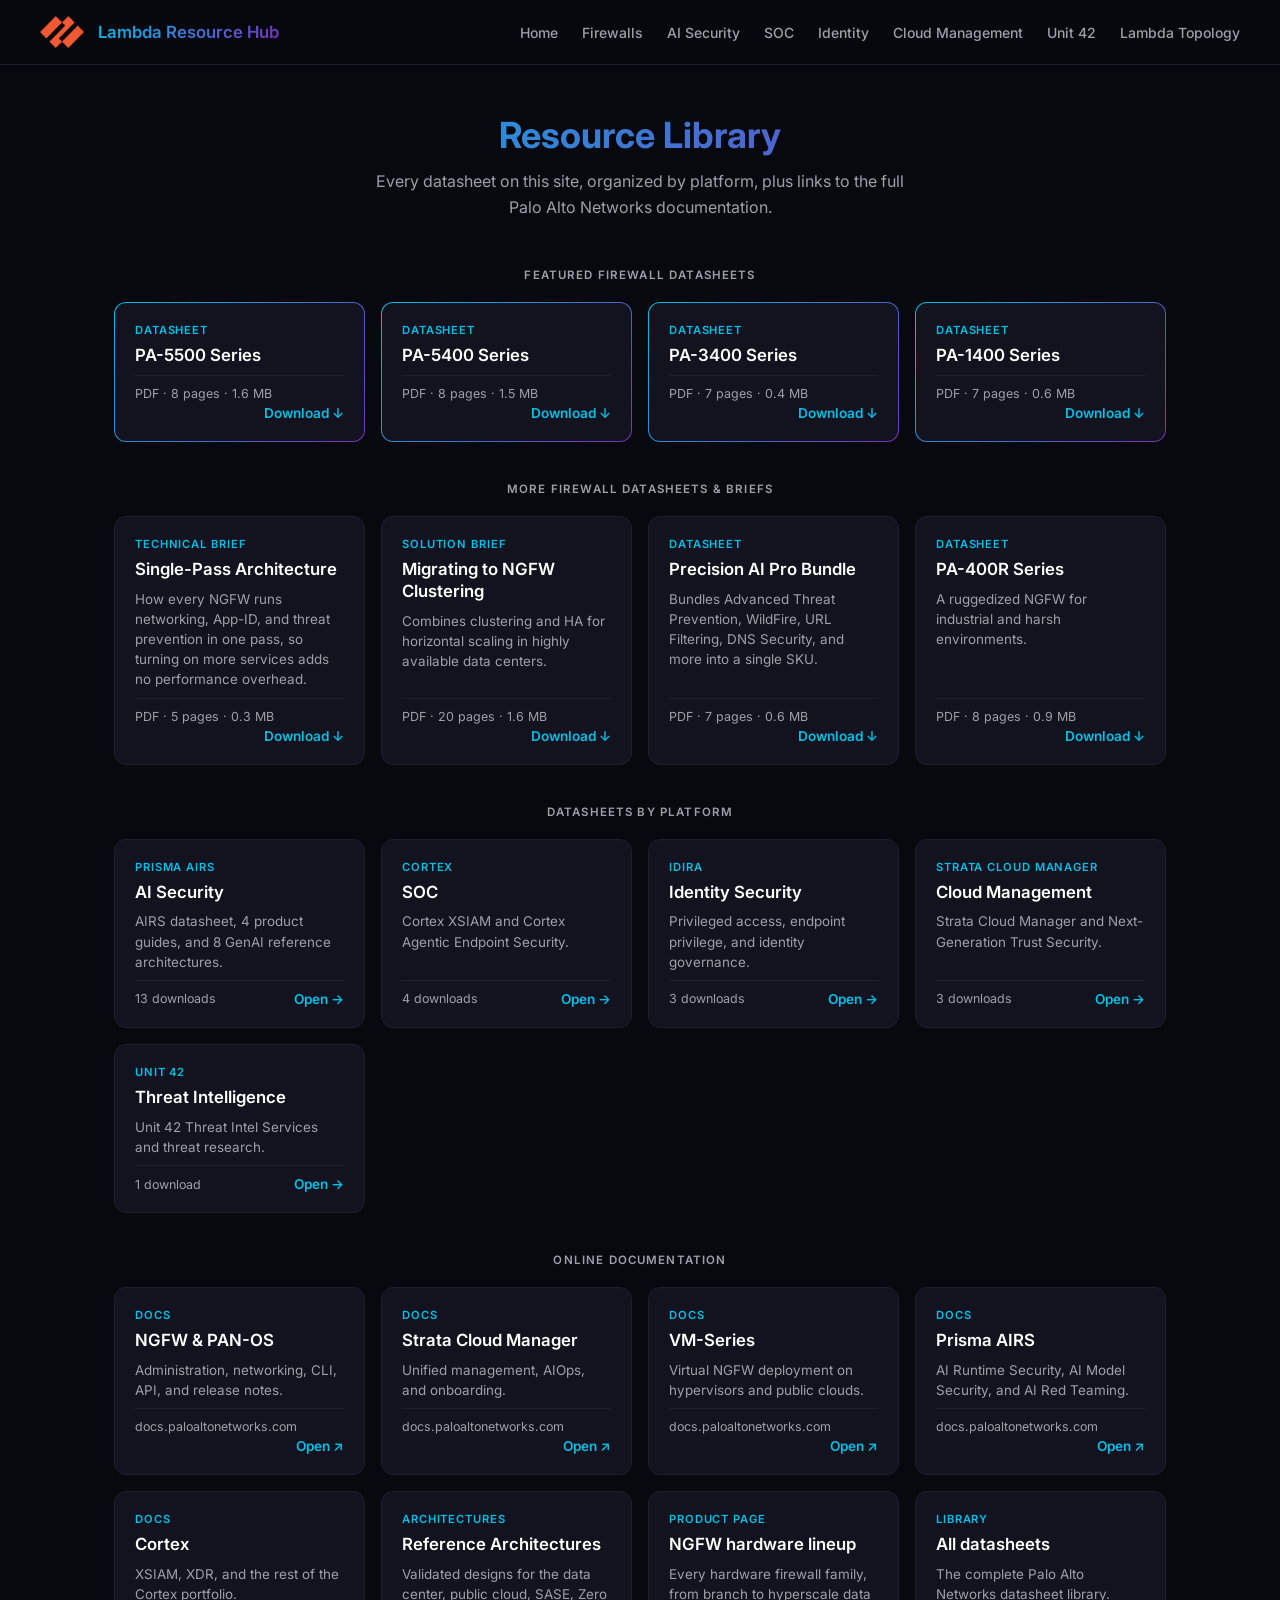
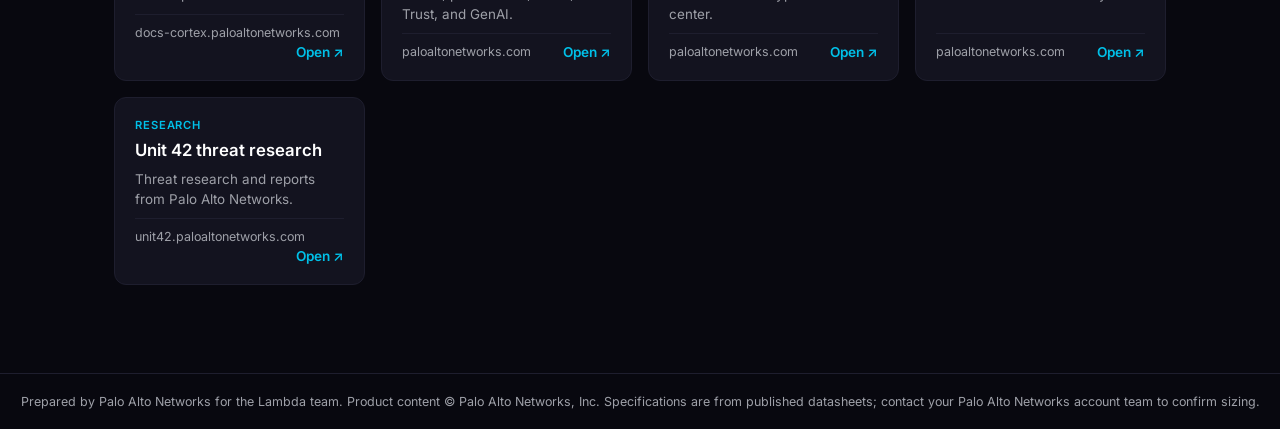
<file: site/resources.html>
<!DOCTYPE html>
<html lang="en">
<head>
  <meta charset="UTF-8" />
  <meta name="viewport" content="width=device-width, initial-scale=1.0" />
  <title>Resource Library | Lambda Resource Hub</title>
  <meta name="description" content="More Palo Alto Networks datasheets, solution briefs, and links to online documentation." />
  <link rel="icon" type="image/png" href="assets/images/PAN-Color.png" />
  <link rel="stylesheet" href="assets/css/styles.css?v=5" />
</head>
<body>
  <nav>
    <img src="assets/images/PAN-Color.png" alt="Palo Alto Networks" class="logo" />
    <a class="site-title" href="index.html">Lambda Resource Hub</a>
    <div class="nav-links">
      <a href="index.html">Home</a>
      <a href="firewalls.html">Firewalls</a>
      <a href="ai-security.html">AI Security</a>
      <a href="soc.html">SOC</a>
      <a href="identity.html">Identity</a>
      <a href="cloud-management.html">Cloud Management</a>
      <a href="unit42.html">Unit 42</a>
      <a href="topology.html">Lambda Topology</a>
    </div>
  </nav>

  <main>
    <div class="page-header">
      <h1>Resource Library</h1>
      <p>Every datasheet on this site, organized by platform, plus links to the full Palo Alto Networks documentation.</p>
    </div>

    <!--
      Add a download card:
      <a class="dl-card" href="assets/docs/datasheets/FILE.pdf" download>
        <span class="dl-kicker">Category</span>
        <span class="dl-title">Title</span>
        <span class="dl-desc">One sentence on what it covers.</span>
        <span class="dl-action">PDF &middot; N pages &middot; X MB <strong>Download &darr;</strong></span>
      </a>
    -->

    <p class="section-label">Featured firewall datasheets</p>
    <div class="dl-grid">
      <a class="dl-card featured" href="assets/docs/datasheets/pa-5500-series.pdf" download>
        <span class="dl-kicker">Datasheet</span>
        <span class="dl-title">PA-5500 Series</span>
        <span class="dl-action">PDF &middot; 8 pages &middot; 1.6 MB <strong>Download &darr;</strong></span>
      </a>
      <a class="dl-card featured" href="assets/docs/datasheets/pa-5400-series.pdf" download>
        <span class="dl-kicker">Datasheet</span>
        <span class="dl-title">PA-5400 Series</span>
        <span class="dl-action">PDF &middot; 8 pages &middot; 1.5 MB <strong>Download &darr;</strong></span>
      </a>
      <a class="dl-card featured" href="assets/docs/datasheets/pa-3400-series.pdf" download>
        <span class="dl-kicker">Datasheet</span>
        <span class="dl-title">PA-3400 Series</span>
        <span class="dl-action">PDF &middot; 7 pages &middot; 0.4 MB <strong>Download &darr;</strong></span>
      </a>
      <a class="dl-card featured" href="assets/docs/datasheets/pa-1400-series.pdf" download>
        <span class="dl-kicker">Datasheet</span>
        <span class="dl-title">PA-1400 Series</span>
        <span class="dl-action">PDF &middot; 7 pages &middot; 0.6 MB <strong>Download &darr;</strong></span>
      </a>
    </div>

    <p class="section-label">More firewall datasheets &amp; briefs</p>
    <div class="dl-grid">
      <a class="dl-card" href="assets/docs/datasheets/single-pass-parallel-processing-architecture.pdf" download>
        <span class="dl-kicker">Technical brief</span>
        <span class="dl-title">Single-Pass Architecture</span>
        <span class="dl-desc">How every NGFW runs networking, App-ID, and threat prevention in one pass, so turning on more services adds no performance overhead.</span>
        <span class="dl-action">PDF &middot; 5 pages &middot; 0.3 MB <strong>Download &darr;</strong></span>
      </a>
      <a class="dl-card" href="assets/docs/datasheets/migrating-to-ngfw-clustering.pdf" download>
        <span class="dl-kicker">Solution brief</span>
        <span class="dl-title">Migrating to NGFW Clustering</span>
        <span class="dl-desc">Combines clustering and HA for horizontal scaling in highly available data centers.</span>
        <span class="dl-action">PDF &middot; 20 pages &middot; 1.6 MB <strong>Download &darr;</strong></span>
      </a>
      <a class="dl-card" href="assets/docs/datasheets/precision-ai-network-security-bundle.pdf" download>
        <span class="dl-kicker">Datasheet</span>
        <span class="dl-title">Precision AI Pro Bundle</span>
        <span class="dl-desc">Bundles Advanced Threat Prevention, WildFire, URL Filtering, DNS Security, and more into a single SKU.</span>
        <span class="dl-action">PDF &middot; 7 pages &middot; 0.6 MB <strong>Download &darr;</strong></span>
      </a>
      <a class="dl-card" href="assets/docs/datasheets/pa-400r-series.pdf" download>
        <span class="dl-kicker">Datasheet</span>
        <span class="dl-title">PA-400R Series</span>
        <span class="dl-desc">A ruggedized NGFW for industrial and harsh environments.</span>
        <span class="dl-action">PDF &middot; 8 pages &middot; 0.9 MB <strong>Download &darr;</strong></span>
      </a>
    </div>

    <p class="section-label">Datasheets by platform</p>
    <div class="dl-grid">
      <a class="dl-card" href="ai-security.html">
        <span class="dl-kicker">Prisma AIRS</span>
        <span class="dl-title">AI Security</span>
        <span class="dl-desc">AIRS datasheet, 4 product guides, and 8 GenAI reference architectures.</span>
        <span class="dl-action">13 downloads <strong>Open &rarr;</strong></span>
      </a>
      <a class="dl-card" href="soc.html">
        <span class="dl-kicker">Cortex</span>
        <span class="dl-title">SOC</span>
        <span class="dl-desc">Cortex XSIAM and Cortex Agentic Endpoint Security.</span>
        <span class="dl-action">4 downloads <strong>Open &rarr;</strong></span>
      </a>
      <a class="dl-card" href="identity.html">
        <span class="dl-kicker">Idira</span>
        <span class="dl-title">Identity Security</span>
        <span class="dl-desc">Privileged access, endpoint privilege, and identity governance.</span>
        <span class="dl-action">3 downloads <strong>Open &rarr;</strong></span>
      </a>
      <a class="dl-card" href="cloud-management.html">
        <span class="dl-kicker">Strata Cloud Manager</span>
        <span class="dl-title">Cloud Management</span>
        <span class="dl-desc">Strata Cloud Manager and Next-Generation Trust Security.</span>
        <span class="dl-action">3 downloads <strong>Open &rarr;</strong></span>
      </a>
      <a class="dl-card" href="unit42.html">
        <span class="dl-kicker">Unit 42</span>
        <span class="dl-title">Threat Intelligence</span>
        <span class="dl-desc">Unit 42 Threat Intel Services and threat research.</span>
        <span class="dl-action">1 download <strong>Open &rarr;</strong></span>
      </a>
    </div>

    <p class="section-label">Online documentation</p>
    <div class="dl-grid">
      <a class="dl-card" href="https://docs.paloaltonetworks.com/ngfw" target="_blank" rel="noopener">
        <span class="dl-kicker">Docs</span>
        <span class="dl-title">NGFW &amp; PAN-OS</span>
        <span class="dl-desc">Administration, networking, CLI, API, and release notes.</span>
        <span class="dl-action">docs.paloaltonetworks.com <strong>Open &nearr;</strong></span>
      </a>
      <a class="dl-card" href="https://docs.paloaltonetworks.com/strata-cloud-manager" target="_blank" rel="noopener">
        <span class="dl-kicker">Docs</span>
        <span class="dl-title">Strata Cloud Manager</span>
        <span class="dl-desc">Unified management, AIOps, and onboarding.</span>
        <span class="dl-action">docs.paloaltonetworks.com <strong>Open &nearr;</strong></span>
      </a>
      <a class="dl-card" href="https://docs.paloaltonetworks.com/vm-series" target="_blank" rel="noopener">
        <span class="dl-kicker">Docs</span>
        <span class="dl-title">VM-Series</span>
        <span class="dl-desc">Virtual NGFW deployment on hypervisors and public clouds.</span>
        <span class="dl-action">docs.paloaltonetworks.com <strong>Open &nearr;</strong></span>
      </a>
      <a class="dl-card" href="https://docs.paloaltonetworks.com/prisma-airs" target="_blank" rel="noopener">
        <span class="dl-kicker">Docs</span>
        <span class="dl-title">Prisma AIRS</span>
        <span class="dl-desc">AI Runtime Security, AI Model Security, and AI Red Teaming.</span>
        <span class="dl-action">docs.paloaltonetworks.com <strong>Open &nearr;</strong></span>
      </a>
      <a class="dl-card" href="https://docs-cortex.paloaltonetworks.com/" target="_blank" rel="noopener">
        <span class="dl-kicker">Docs</span>
        <span class="dl-title">Cortex</span>
        <span class="dl-desc">XSIAM, XDR, and the rest of the Cortex portfolio.</span>
        <span class="dl-action">docs-cortex.paloaltonetworks.com <strong>Open &nearr;</strong></span>
      </a>
      <a class="dl-card" href="https://www.paloaltonetworks.com/resources/reference-architectures" target="_blank" rel="noopener">
        <span class="dl-kicker">Architectures</span>
        <span class="dl-title">Reference Architectures</span>
        <span class="dl-desc">Validated designs for the data center, public cloud, SASE, Zero Trust, and GenAI.</span>
        <span class="dl-action">paloaltonetworks.com <strong>Open &nearr;</strong></span>
      </a>
      <a class="dl-card" href="https://www.paloaltonetworks.com/network-security/next-generation-firewall-hardware" target="_blank" rel="noopener">
        <span class="dl-kicker">Product page</span>
        <span class="dl-title">NGFW hardware lineup</span>
        <span class="dl-desc">Every hardware firewall family, from branch to hyperscale data center.</span>
        <span class="dl-action">paloaltonetworks.com <strong>Open &nearr;</strong></span>
      </a>
      <a class="dl-card" href="https://www.paloaltonetworks.com/resources/datasheets" target="_blank" rel="noopener">
        <span class="dl-kicker">Library</span>
        <span class="dl-title">All datasheets</span>
        <span class="dl-desc">The complete Palo Alto Networks datasheet library.</span>
        <span class="dl-action">paloaltonetworks.com <strong>Open &nearr;</strong></span>
      </a>
      <a class="dl-card" href="https://unit42.paloaltonetworks.com/" target="_blank" rel="noopener">
        <span class="dl-kicker">Research</span>
        <span class="dl-title">Unit 42 threat research</span>
        <span class="dl-desc">Threat research and reports from Palo Alto Networks.</span>
        <span class="dl-action">unit42.paloaltonetworks.com <strong>Open &nearr;</strong></span>
      </a>
    </div>
  </main>

  <footer>
    Prepared by Palo Alto Networks for the Lambda team. Product content &copy; Palo Alto Networks, Inc. Specifications are from published datasheets; contact your Palo Alto Networks account team to confirm sizing.
  </footer>
</body>
</html>
</file>
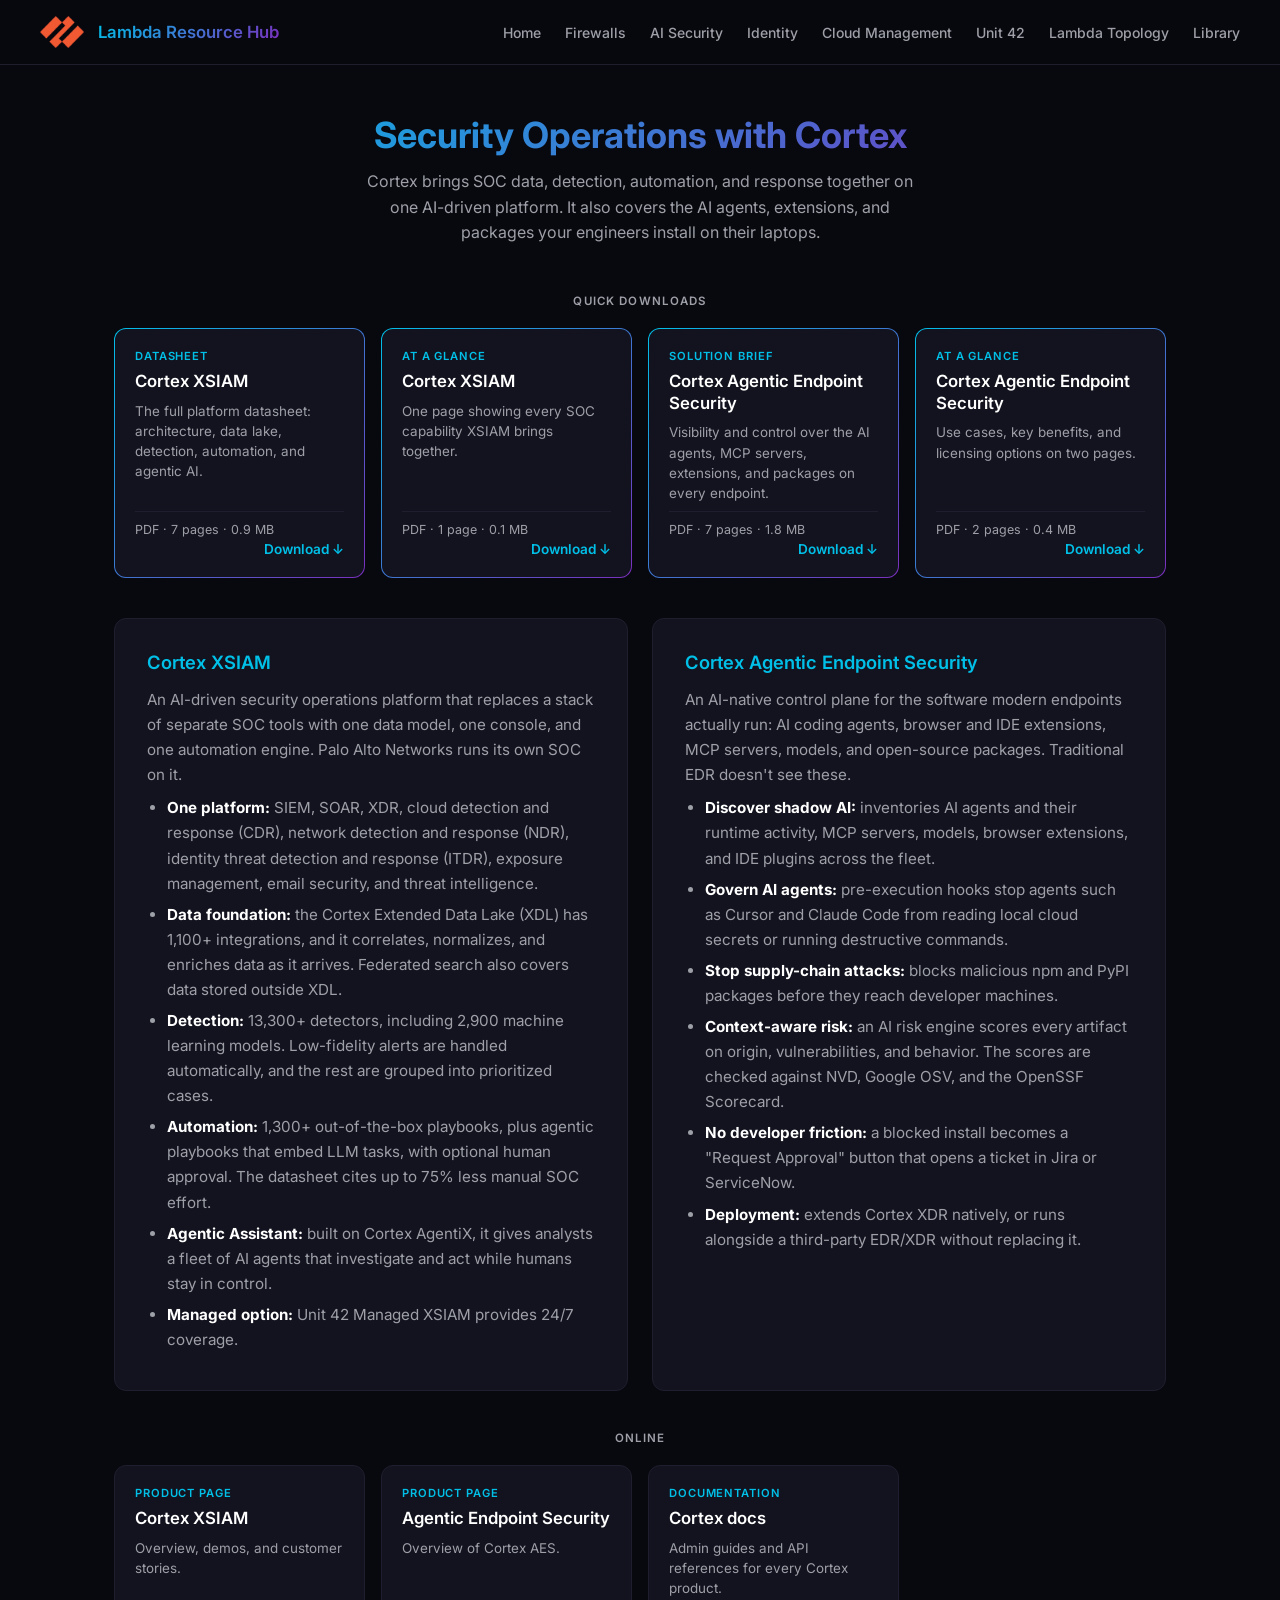
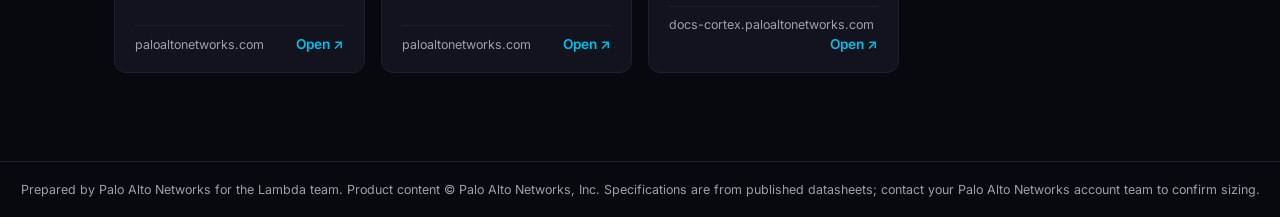
<file: site/soc.html>
<!DOCTYPE html>
<html lang="en">
<head>
  <meta charset="UTF-8" />
  <meta name="viewport" content="width=device-width, initial-scale=1.0" />
  <title>SOC (Cortex) | Lambda Resource Hub</title>
  <meta name="description" content="Cortex XSIAM and Cortex Agentic Endpoint Security datasheets and summaries." />
  <link rel="icon" type="image/png" href="assets/images/PAN-Color.png" />
  <link rel="stylesheet" href="assets/css/styles.css?v=5" />
</head>
<body>
  <nav>
    <img src="assets/images/PAN-Color.png" alt="Palo Alto Networks" class="logo" />
    <a class="site-title" href="index.html">Lambda Resource Hub</a>
    <div class="nav-links">
      <a href="index.html">Home</a>
      <a href="firewalls.html">Firewalls</a>
      <a href="ai-security.html">AI Security</a>
      <a href="identity.html">Identity</a>
      <a href="cloud-management.html">Cloud Management</a>
      <a href="unit42.html">Unit 42</a>
      <a href="topology.html">Lambda Topology</a>
      <a href="resources.html">Library</a>
    </div>
  </nav>

  <main>
    <div class="page-header">
      <h1>Security Operations with Cortex</h1>
      <p>Cortex brings SOC data, detection, automation, and response together on one AI-driven platform. It also covers the AI agents, extensions, and packages your engineers install on their laptops.</p>
    </div>

    <p class="section-label">Quick downloads</p>
    <div class="dl-grid">
      <a class="dl-card featured" href="assets/docs/datasheets/cortex-xsiam.pdf" download>
        <span class="dl-kicker">Datasheet</span>
        <span class="dl-title">Cortex XSIAM</span>
        <span class="dl-desc">The full platform datasheet: architecture, data lake, detection, automation, and agentic AI.</span>
        <span class="dl-action">PDF &middot; 7 pages &middot; 0.9 MB <strong>Download &darr;</strong></span>
      </a>
      <a class="dl-card featured" href="assets/docs/datasheets/cortex-xsiam-aag.pdf" download>
        <span class="dl-kicker">At a glance</span>
        <span class="dl-title">Cortex XSIAM</span>
        <span class="dl-desc">One page showing every SOC capability XSIAM brings together.</span>
        <span class="dl-action">PDF &middot; 1 page &middot; 0.1 MB <strong>Download &darr;</strong></span>
      </a>
      <a class="dl-card featured" href="assets/docs/datasheets/cortex-agentic-endpoint-security.pdf" download>
        <span class="dl-kicker">Solution brief</span>
        <span class="dl-title">Cortex Agentic Endpoint Security</span>
        <span class="dl-desc">Visibility and control over the AI agents, MCP servers, extensions, and packages on every endpoint.</span>
        <span class="dl-action">PDF &middot; 7 pages &middot; 1.8 MB <strong>Download &darr;</strong></span>
      </a>
      <a class="dl-card featured" href="assets/docs/datasheets/cortex-agentic-endpoint-security-one-page.pdf" download>
        <span class="dl-kicker">At a glance</span>
        <span class="dl-title">Cortex Agentic Endpoint Security</span>
        <span class="dl-desc">Use cases, key benefits, and licensing options on two pages.</span>
        <span class="dl-action">PDF &middot; 2 pages &middot; 0.4 MB <strong>Download &darr;</strong></span>
      </a>
    </div>

    <div class="two-col">
      <div class="card">
        <h2>Cortex XSIAM</h2>
        <div class="prose">
          <p>An AI-driven security operations platform that replaces a stack of separate SOC tools with one data model, one console, and one automation engine. Palo Alto Networks runs its own SOC on it.</p>
          <ul>
            <li><strong>One platform:</strong> SIEM, SOAR, XDR, cloud detection and response (CDR), network detection and response (NDR), identity threat detection and response (ITDR), exposure management, email security, and threat intelligence.</li>
            <li><strong>Data foundation:</strong> the Cortex Extended Data Lake (XDL) has 1,100+ integrations, and it correlates, normalizes, and enriches data as it arrives. Federated search also covers data stored outside XDL.</li>
            <li><strong>Detection:</strong> 13,300+ detectors, including 2,900 machine learning models. Low-fidelity alerts are handled automatically, and the rest are grouped into prioritized cases.</li>
            <li><strong>Automation:</strong> 1,300+ out-of-the-box playbooks, plus agentic playbooks that embed LLM tasks, with optional human approval. The datasheet cites up to 75% less manual SOC effort.</li>
            <li><strong>Agentic Assistant:</strong> built on Cortex AgentiX, it gives analysts a fleet of AI agents that investigate and act while humans stay in control.</li>
            <li><strong>Managed option:</strong> Unit 42 Managed XSIAM provides 24/7 coverage.</li>
          </ul>
        </div>
      </div>
      <div class="card">
        <h2>Cortex Agentic Endpoint Security</h2>
        <div class="prose">
          <p>An AI-native control plane for the software modern endpoints actually run: AI coding agents, browser and IDE extensions, MCP servers, models, and open-source packages. Traditional EDR doesn't see these.</p>
          <ul>
            <li><strong>Discover shadow AI:</strong> inventories AI agents and their runtime activity, MCP servers, models, browser extensions, and IDE plugins across the fleet.</li>
            <li><strong>Govern AI agents:</strong> pre-execution hooks stop agents such as Cursor and Claude Code from reading local cloud secrets or running destructive commands.</li>
            <li><strong>Stop supply-chain attacks:</strong> blocks malicious npm and PyPI packages before they reach developer machines.</li>
            <li><strong>Context-aware risk:</strong> an AI risk engine scores every artifact on origin, vulnerabilities, and behavior. The scores are checked against NVD, Google OSV, and the OpenSSF Scorecard.</li>
            <li><strong>No developer friction:</strong> a blocked install becomes a "Request Approval" button that opens a ticket in Jira or ServiceNow.</li>
            <li><strong>Deployment:</strong> extends Cortex XDR natively, or runs alongside a third-party EDR/XDR without replacing it.</li>
          </ul>
        </div>
      </div>
    </div>

    <p class="section-label">Online</p>
    <div class="dl-grid">
      <a class="dl-card" href="https://www.paloaltonetworks.com/cortex/cortex-xsiam" target="_blank" rel="noopener">
        <span class="dl-kicker">Product page</span>
        <span class="dl-title">Cortex XSIAM</span>
        <span class="dl-desc">Overview, demos, and customer stories.</span>
        <span class="dl-action">paloaltonetworks.com <strong>Open &nearr;</strong></span>
      </a>
      <a class="dl-card" href="https://www.paloaltonetworks.com/cortex/agentic-endpoint-security" target="_blank" rel="noopener">
        <span class="dl-kicker">Product page</span>
        <span class="dl-title">Agentic Endpoint Security</span>
        <span class="dl-desc">Overview of Cortex AES.</span>
        <span class="dl-action">paloaltonetworks.com <strong>Open &nearr;</strong></span>
      </a>
      <a class="dl-card" href="https://docs-cortex.paloaltonetworks.com/" target="_blank" rel="noopener">
        <span class="dl-kicker">Documentation</span>
        <span class="dl-title">Cortex docs</span>
        <span class="dl-desc">Admin guides and API references for every Cortex product.</span>
        <span class="dl-action">docs-cortex.paloaltonetworks.com <strong>Open &nearr;</strong></span>
      </a>
    </div>
  </main>

  <footer>
    Prepared by Palo Alto Networks for the Lambda team. Product content &copy; Palo Alto Networks, Inc. Specifications are from published datasheets; contact your Palo Alto Networks account team to confirm sizing.
  </footer>
</body>
</html>
</file>
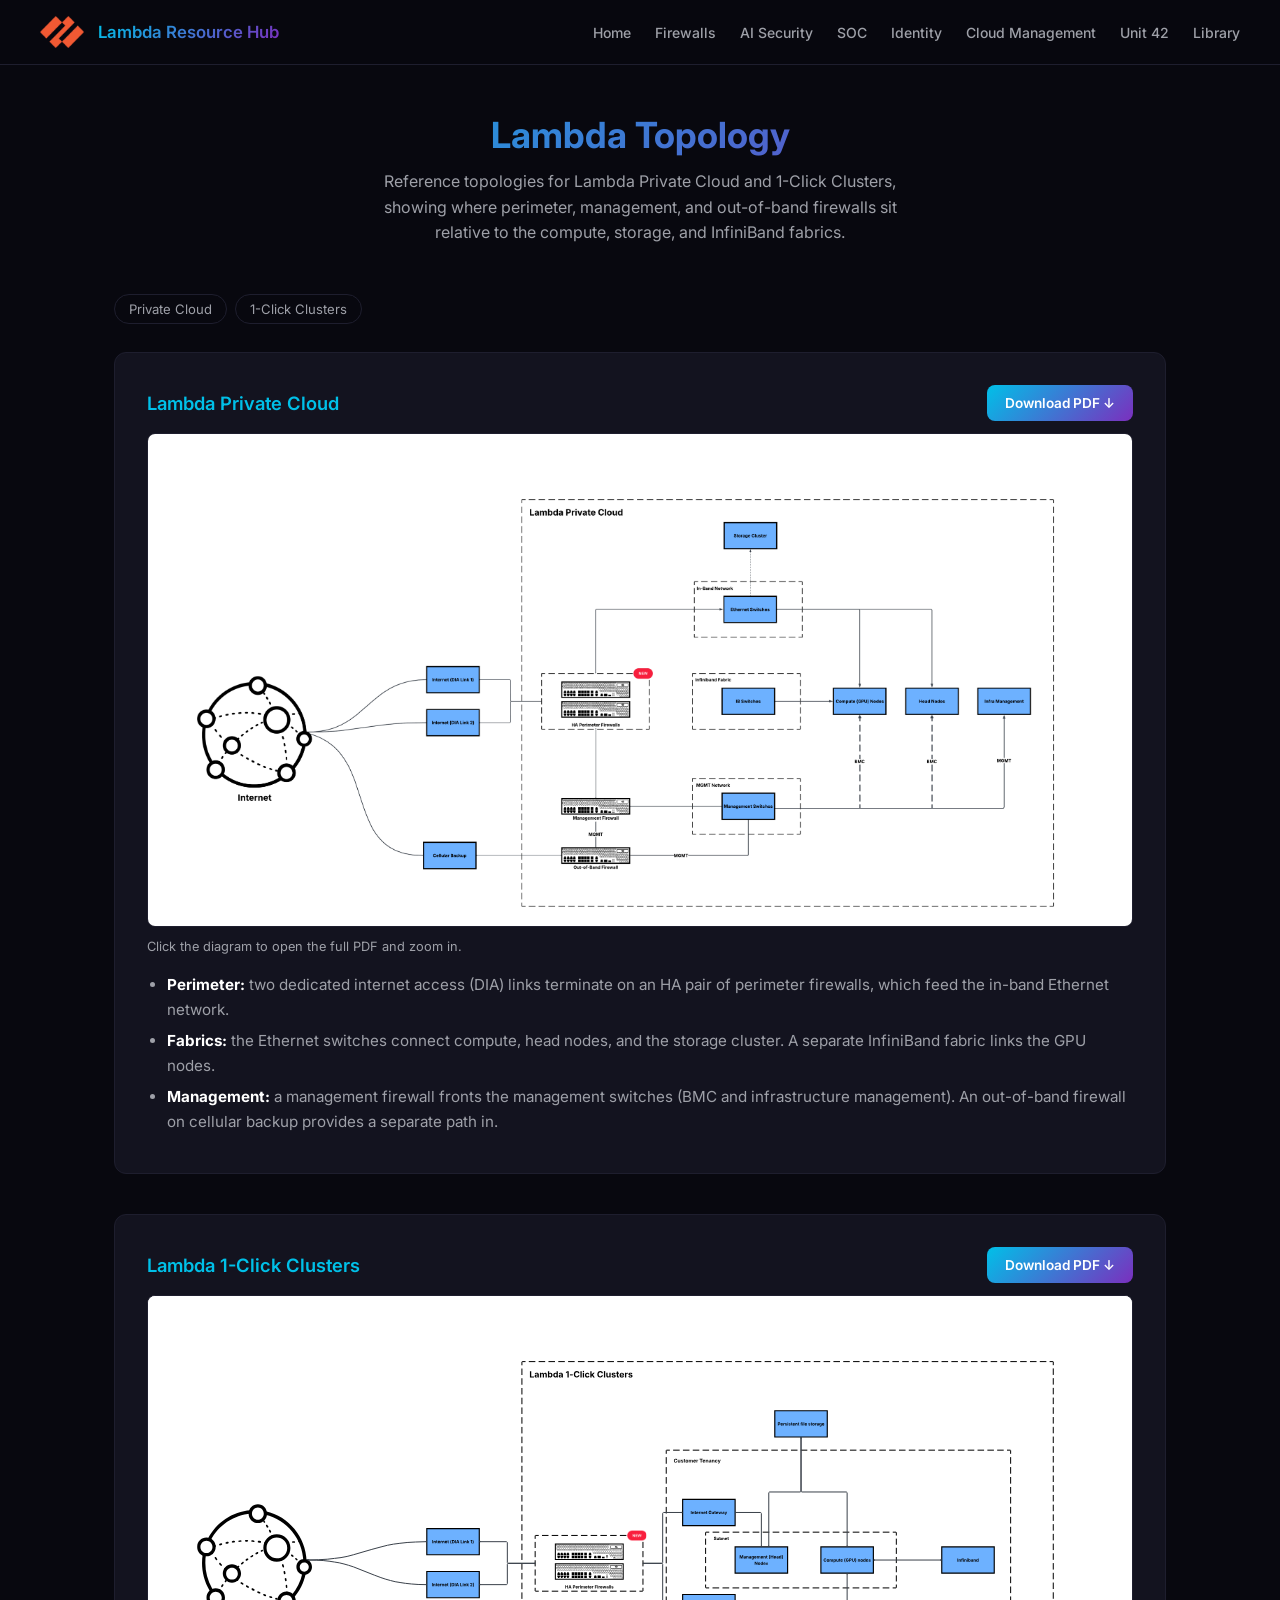
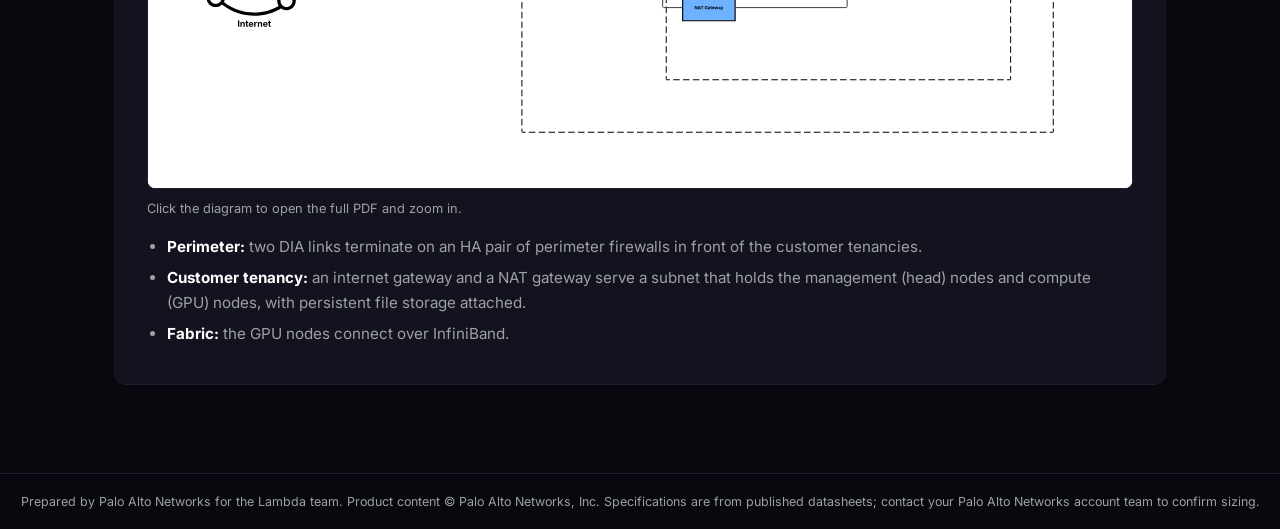
<file: site/topology.html>
<!DOCTYPE html>
<html lang="en">
<head>
  <meta charset="UTF-8" />
  <meta name="viewport" content="width=device-width, initial-scale=1.0" />
  <title>Lambda Topology | Lambda Resource Hub</title>
  <meta name="description" content="Lambda Private Cloud and 1-Click Clusters network topology diagrams." />
  <link rel="icon" type="image/png" href="assets/images/PAN-Color.png" />
  <link rel="stylesheet" href="assets/css/styles.css?v=5" />
</head>
<body>
  <nav>
    <img src="assets/images/PAN-Color.png" alt="Palo Alto Networks" class="logo" />
    <a class="site-title" href="index.html">Lambda Resource Hub</a>
    <div class="nav-links">
      <a href="index.html">Home</a>
      <a href="firewalls.html">Firewalls</a>
      <a href="ai-security.html">AI Security</a>
      <a href="soc.html">SOC</a>
      <a href="identity.html">Identity</a>
      <a href="cloud-management.html">Cloud Management</a>
      <a href="unit42.html">Unit 42</a>
      <a href="resources.html">Library</a>
    </div>
  </nav>

  <main>
    <div class="page-header">
      <h1>Lambda Topology</h1>
      <p>Reference topologies for Lambda Private Cloud and 1-Click Clusters, showing where perimeter, management, and out-of-band firewalls sit relative to the compute, storage, and InfiniBand fabrics.</p>
    </div>

    <div class="pill-row">
      <a href="#private-cloud">Private Cloud</a>
      <a href="#one-click">1-Click Clusters</a>
    </div>

    <section class="series card" id="private-cloud">
      <div class="series-head">
        <h2>Lambda Private Cloud</h2>
        <a class="btn btn-primary" href="assets/docs/topology/lambda-private-cloud-topology.pdf" download>Download PDF &darr;</a>
      </div>
      <a class="pdf-embed" href="assets/docs/topology/lambda-private-cloud-topology.pdf" target="_blank" rel="noopener" data-pdf="assets/docs/topology/lambda-private-cloud-topology.pdf" aria-label="Lambda Private Cloud topology diagram (opens full PDF)">
        <img src="assets/docs/topology/lambda-private-cloud-topology.png" alt="Lambda Private Cloud topology: dual DIA links into HA perimeter firewalls, in-band Ethernet, InfiniBand fabric, and a management network with management and out-of-band firewalls." />
      </a>
      <p class="note">Click the diagram to open the full PDF and zoom in.</p>
      <div class="prose" style="margin-top:16px;">
        <ul>
          <li><strong>Perimeter:</strong> two dedicated internet access (DIA) links terminate on an HA pair of perimeter firewalls, which feed the in-band Ethernet network.</li>
          <li><strong>Fabrics:</strong> the Ethernet switches connect compute, head nodes, and the storage cluster. A separate InfiniBand fabric links the GPU nodes.</li>
          <li><strong>Management:</strong> a management firewall fronts the management switches (BMC and infrastructure management). An out-of-band firewall on cellular backup provides a separate path in.</li>
        </ul>
      </div>
    </section>

    <section class="series card" id="one-click">
      <div class="series-head">
        <h2>Lambda 1-Click Clusters</h2>
        <a class="btn btn-primary" href="assets/docs/topology/lambda-1-click-clusters.pdf" download>Download PDF &darr;</a>
      </div>
      <a class="pdf-embed" href="assets/docs/topology/lambda-1-click-clusters.pdf" target="_blank" rel="noopener" data-pdf="assets/docs/topology/lambda-1-click-clusters.pdf" aria-label="Lambda 1-Click Clusters topology diagram (opens full PDF)">
        <img src="assets/docs/topology/lambda-1-click-clusters.png" alt="Lambda 1-Click Clusters topology: dual DIA links into HA perimeter firewalls, then a customer tenancy with internet and NAT gateways, head and GPU nodes, persistent storage, and InfiniBand." />
      </a>
      <p class="note">Click the diagram to open the full PDF and zoom in.</p>
      <div class="prose" style="margin-top:16px;">
        <ul>
          <li><strong>Perimeter:</strong> two DIA links terminate on an HA pair of perimeter firewalls in front of the customer tenancies.</li>
          <li><strong>Customer tenancy:</strong> an internet gateway and a NAT gateway serve a subnet that holds the management (head) nodes and compute (GPU) nodes, with persistent file storage attached.</li>
          <li><strong>Fabric:</strong> the GPU nodes connect over InfiniBand.</li>
        </ul>
      </div>
    </section>
  </main>

  <footer>
    Prepared by Palo Alto Networks for the Lambda team. Product content &copy; Palo Alto Networks, Inc. Specifications are from published datasheets; contact your Palo Alto Networks account team to confirm sizing.
  </footer>

  <!-- Render each PDF with PDF.js; the PNG stays as the fallback if this fails. -->
  <script src="assets/vendor/pdfjs-3.11.174/pdf.min.js"></script>
  <script>
    (function () {
      if (!window.pdfjsLib) return;
      pdfjsLib.GlobalWorkerOptions.workerSrc = 'assets/vendor/pdfjs-3.11.174/pdf.worker.min.js';
      function render(el) {
        pdfjsLib.getDocument(el.dataset.pdf).promise
          .then(function (doc) { return doc.getPage(1); })
          .then(function (page) {
            var cssWidth = el.clientWidth;
            var base = page.getViewport({ scale: 1 });
            var scale = (cssWidth / base.width) * Math.min(window.devicePixelRatio || 1, 3);
            var vp = page.getViewport({ scale: scale });
            var canvas = document.createElement('canvas');
            canvas.width = vp.width; canvas.height = vp.height;
            canvas.setAttribute('role', 'img');
            canvas.setAttribute('aria-label', el.querySelector('img').alt);
            return page.render({ canvasContext: canvas.getContext('2d'), viewport: vp }).promise
              .then(function () { el.replaceChildren(canvas); });
          })
          .catch(function () { /* keep PNG fallback */ });
      }
      document.querySelectorAll('.pdf-embed[data-pdf]').forEach(render);
    })();
  </script>
</body>
</html>
</file>
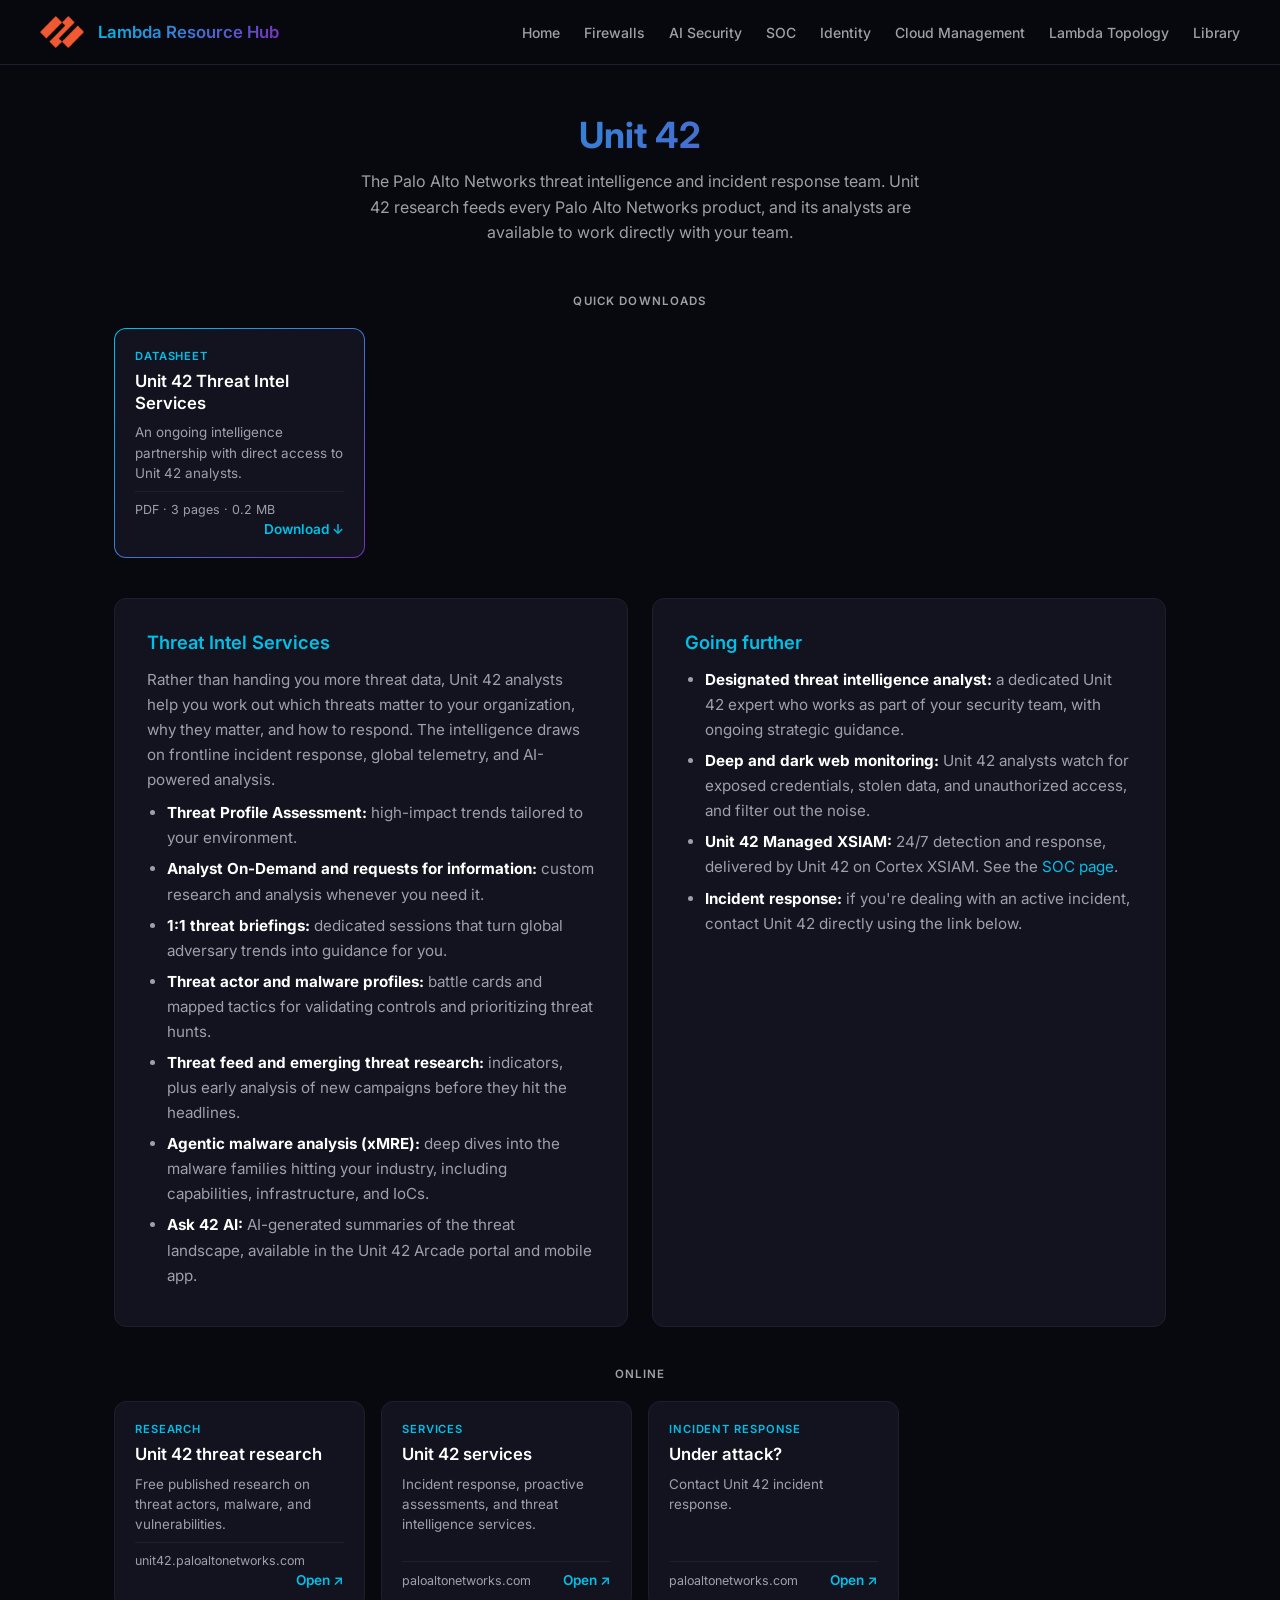
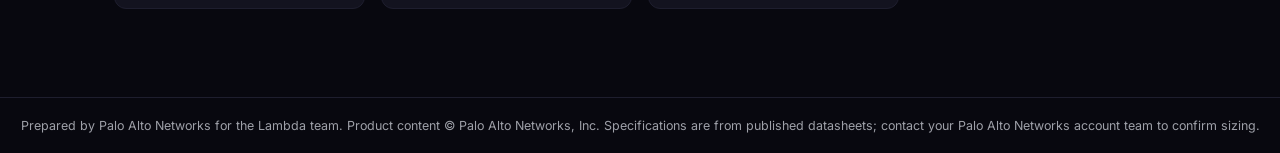
<file: site/unit42.html>
<!DOCTYPE html>
<html lang="en">
<head>
  <meta charset="UTF-8" />
  <meta name="viewport" content="width=device-width, initial-scale=1.0" />
  <title>Unit 42 | Lambda Resource Hub</title>
  <meta name="description" content="Unit 42 Threat Intel Services datasheet, summary, and threat research links." />
  <link rel="icon" type="image/png" href="assets/images/PAN-Color.png" />
  <link rel="stylesheet" href="assets/css/styles.css?v=5" />
</head>
<body>
  <nav>
    <img src="assets/images/PAN-Color.png" alt="Palo Alto Networks" class="logo" />
    <a class="site-title" href="index.html">Lambda Resource Hub</a>
    <div class="nav-links">
      <a href="index.html">Home</a>
      <a href="firewalls.html">Firewalls</a>
      <a href="ai-security.html">AI Security</a>
      <a href="soc.html">SOC</a>
      <a href="identity.html">Identity</a>
      <a href="cloud-management.html">Cloud Management</a>
      <a href="topology.html">Lambda Topology</a>
      <a href="resources.html">Library</a>
    </div>
  </nav>

  <main>
    <div class="page-header">
      <h1>Unit 42</h1>
      <p>The Palo Alto Networks threat intelligence and incident response team. Unit 42 research feeds every Palo Alto Networks product, and its analysts are available to work directly with your team.</p>
    </div>

    <p class="section-label">Quick downloads</p>
    <div class="dl-grid">
      <a class="dl-card featured" href="assets/docs/datasheets/unit-42-threat-intel-services.pdf" download>
        <span class="dl-kicker">Datasheet</span>
        <span class="dl-title">Unit 42 Threat Intel Services</span>
        <span class="dl-desc">An ongoing intelligence partnership with direct access to Unit 42 analysts.</span>
        <span class="dl-action">PDF &middot; 3 pages &middot; 0.2 MB <strong>Download &darr;</strong></span>
      </a>
    </div>

    <div class="two-col">
      <div class="card">
        <h2>Threat Intel Services</h2>
        <div class="prose">
          <p>Rather than handing you more threat data, Unit 42 analysts help you work out which threats matter to your organization, why they matter, and how to respond. The intelligence draws on frontline incident response, global telemetry, and AI-powered analysis.</p>
          <ul>
            <li><strong>Threat Profile Assessment:</strong> high-impact trends tailored to your environment.</li>
            <li><strong>Analyst On-Demand and requests for information:</strong> custom research and analysis whenever you need it.</li>
            <li><strong>1:1 threat briefings:</strong> dedicated sessions that turn global adversary trends into guidance for you.</li>
            <li><strong>Threat actor and malware profiles:</strong> battle cards and mapped tactics for validating controls and prioritizing threat hunts.</li>
            <li><strong>Threat feed and emerging threat research:</strong> indicators, plus early analysis of new campaigns before they hit the headlines.</li>
            <li><strong>Agentic malware analysis (xMRE):</strong> deep dives into the malware families hitting your industry, including capabilities, infrastructure, and IoCs.</li>
            <li><strong>Ask 42 AI:</strong> AI-generated summaries of the threat landscape, available in the Unit 42 Arcade portal and mobile app.</li>
          </ul>
        </div>
      </div>
      <div class="card">
        <h2>Going further</h2>
        <div class="prose">
          <ul>
            <li><strong>Designated threat intelligence analyst:</strong> a dedicated Unit 42 expert who works as part of your security team, with ongoing strategic guidance.</li>
            <li><strong>Deep and dark web monitoring:</strong> Unit 42 analysts watch for exposed credentials, stolen data, and unauthorized access, and filter out the noise.</li>
            <li><strong>Unit 42 Managed XSIAM:</strong> 24/7 detection and response, delivered by Unit 42 on Cortex XSIAM. See the <a href="soc.html">SOC page</a>.</li>
            <li><strong>Incident response:</strong> if you're dealing with an active incident, contact Unit 42 directly using the link below.</li>
          </ul>
        </div>
      </div>
    </div>

    <p class="section-label">Online</p>
    <div class="dl-grid">
      <a class="dl-card" href="https://unit42.paloaltonetworks.com/" target="_blank" rel="noopener">
        <span class="dl-kicker">Research</span>
        <span class="dl-title">Unit 42 threat research</span>
        <span class="dl-desc">Free published research on threat actors, malware, and vulnerabilities.</span>
        <span class="dl-action">unit42.paloaltonetworks.com <strong>Open &nearr;</strong></span>
      </a>
      <a class="dl-card" href="https://www.paloaltonetworks.com/unit42" target="_blank" rel="noopener">
        <span class="dl-kicker">Services</span>
        <span class="dl-title">Unit 42 services</span>
        <span class="dl-desc">Incident response, proactive assessments, and threat intelligence services.</span>
        <span class="dl-action">paloaltonetworks.com <strong>Open &nearr;</strong></span>
      </a>
      <a class="dl-card" href="https://www.paloaltonetworks.com/unit42/respond" target="_blank" rel="noopener">
        <span class="dl-kicker">Incident response</span>
        <span class="dl-title">Under attack?</span>
        <span class="dl-desc">Contact Unit 42 incident response.</span>
        <span class="dl-action">paloaltonetworks.com <strong>Open &nearr;</strong></span>
      </a>
    </div>
  </main>

  <footer>
    Prepared by Palo Alto Networks for the Lambda team. Product content &copy; Palo Alto Networks, Inc. Specifications are from published datasheets; contact your Palo Alto Networks account team to confirm sizing.
  </footer>
</body>
</html>
</file>
<file: site/assets/css/styles.css>
@import url('https://fonts.googleapis.com/css2?family=Inter:wght@300;400;500;600;700&display=swap');

*, *::before, *::after { box-sizing: border-box; margin: 0; padding: 0; }

:root {
  --bg:        #08080F;
  --surface:   #13131F;
  --border:    #1E1E2E;
  --cyan:      #00C0E8;
  --purple:    #7B2FBE;
  --gradient:  linear-gradient(135deg, #00C0E8, #7B2FBE);
  --text:      #FFFFFF;
  --muted:     #9EA0A8;
  --radius:    12px;
  --font:      'Inter', system-ui, sans-serif;
}

html { font-size: 16px; }

body {
  background: var(--bg);
  color: var(--text);
  font-family: var(--font);
  min-height: 100vh;
  display: flex;
  flex-direction: column;
}

/* ── Nav ── */
nav {
  display: flex;
  align-items: center;
  gap: 14px;
  padding: 16px 40px;
  border-bottom: 1px solid var(--border);
  background: rgba(8,8,15,0.85);
  backdrop-filter: blur(12px);
  position: sticky;
  top: 0;
  z-index: 100;
}

nav img.logo { height: 32px; object-fit: contain; }

nav .site-title {
  font-size: 1.05rem;
  font-weight: 600;
  background: var(--gradient);
  -webkit-background-clip: text;
  -webkit-text-fill-color: transparent;
  background-clip: text;
  text-decoration: none;
}

nav .nav-links { margin-left: auto; display: flex; gap: 24px; }
nav .nav-links a {
  color: var(--muted);
  text-decoration: none;
  font-size: 0.875rem;
  font-weight: 500;
  transition: color 0.2s;
}
nav .nav-links a:hover { color: var(--cyan); }

/* ── Main ── */
main {
  flex: 1;
  width: 100%;
  max-width: 1100px;
  margin: 0 auto;
  padding: 48px 24px;
}

/* ── Page header ── */
.page-header {
  text-align: center;
  margin-bottom: 48px;
}
.page-header h1 {
  font-size: 2.25rem;
  font-weight: 700;
  background: var(--gradient);
  -webkit-background-clip: text;
  -webkit-text-fill-color: transparent;
  background-clip: text;
  margin-bottom: 12px;
}
.page-header p {
  color: var(--muted);
  font-size: 1rem;
  max-width: 560px;
  margin: 0 auto;
  line-height: 1.6;
}

/* ── Card ── */
.card {
  background: var(--surface);
  border: 1px solid var(--border);
  border-radius: var(--radius);
  padding: 32px;
}

/* ── Form ── */
.form-group { margin-bottom: 20px; }
.form-group label {
  display: block;
  font-size: 0.875rem;
  font-weight: 500;
  margin-bottom: 8px;
  color: var(--muted);
}
.form-group input {
  width: 100%;
  background: var(--bg);
  border: 1px solid var(--border);
  border-radius: 8px;
  padding: 12px 16px;
  color: var(--text);
  font-family: var(--font);
  font-size: 0.95rem;
  outline: none;
  transition: border-color 0.2s;
}
.form-group input:focus { border-color: var(--cyan); }
.form-group input::placeholder { color: #4a4a5a; }

.form-note {
  font-size: 0.8rem;
  color: var(--muted);
  margin-top: 6px;
  line-height: 1.5;
}

/* ── Buttons ── */
.btn {
  display: inline-flex;
  align-items: center;
  justify-content: center;
  gap: 8px;
  padding: 12px 28px;
  border-radius: 8px;
  font-family: var(--font);
  font-size: 0.95rem;
  font-weight: 600;
  cursor: pointer;
  text-decoration: none;
  transition: opacity 0.2s, transform 0.15s;
  border: none;
}
.btn:hover { opacity: 0.88; transform: translateY(-1px); }
.btn:active { transform: translateY(0); }

.btn-primary {
  background: var(--gradient);
  color: #fff;
  width: 100%;
}

.btn-outline {
  background: transparent;
  border: 1px solid var(--cyan);
  color: var(--cyan);
}

.btn-secondary {
  background: var(--surface);
  border: 1px solid var(--border);
  color: var(--text);
}

/* ── Section label ── */
.section-label {
  font-size: 0.72rem;
  font-weight: 600;
  text-transform: uppercase;
  letter-spacing: 0.1em;
  color: var(--muted);
  margin-bottom: 20px;
  text-align: center;
}

/* ── Menu grid ── */
.menu-grid {
  display: grid;
  grid-template-columns: repeat(auto-fit, 240px);
  gap: 24px;
  justify-content: center;
}

.menu-card {
  background: var(--surface);
  border: 1px solid var(--border);
  border-radius: var(--radius);
  padding: 36px 24px;
  text-decoration: none;
  display: flex;
  flex-direction: column;
  align-items: center;
  gap: 16px;
  transition: border-color 0.2s, transform 0.2s, box-shadow 0.2s;
  aspect-ratio: 1 / 1;
  justify-content: center;
  text-align: center;
}
.menu-card:hover {
  border-color: var(--cyan);
  transform: translateY(-4px);
  box-shadow: 0 12px 32px rgba(0,192,232,0.12);
}
.menu-card .card-icon {
  width: 52px;
  height: 52px;
  border-radius: 14px;
  background: var(--gradient);
  display: flex;
  align-items: center;
  justify-content: center;
  font-size: 1.5rem;
}
.menu-card .card-label {
  font-size: 1rem;
  font-weight: 600;
  color: var(--text);
  line-height: 1.4;
}
.menu-card .card-sub {
  font-size: 0.8rem;
  color: var(--muted);
}
.menu-card--disabled {
  opacity: 0.4;
  cursor: default;
  pointer-events: none;
}

/* ── Graphic link ── */
.graphic-link {
  display: block;
  max-width: 560px;
  margin: 0 auto 28px;
  border-radius: var(--radius);
  overflow: hidden;
  border: 1px solid rgba(63,95,172,0.35);
  box-shadow: 0px 0px 18px rgba(26,19,72,0.15);
  transition: transform 0.2s, box-shadow 0.2s;
}
.graphic-link:hover {
  transform: translateY(-2px);
  box-shadow: 0 12px 32px rgba(0,192,232,0.15);
}
.graphic-link img {
  display: block;
  width: 100%;
}

/* ── Embed container ── */
.embed-wrap {
  border-radius: var(--radius);
  overflow: hidden;
  border: 1px solid var(--border);
  background: var(--surface);
  margin-bottom: 32px;
}

/* ── Slideshow ── */
.slideshow { margin-bottom: 32px; }
.slideshow-frame {
  position: relative;
  border: 1px solid rgba(63,95,172,0.35);
  box-shadow: 0px 0px 18px rgba(26,19,72,0.15);
  border-radius: 10px;
  overflow: hidden;
  background: #000;
  aspect-ratio: 1920/1080;
}
.slideshow .slide {
  display: block;
  width: 100%;
  height: 100%;
  object-fit: contain;
  cursor: pointer;
}
.slideshow .slide[hidden] { display: none; }
.slide-nav {
  position: absolute;
  top: 50%;
  transform: translateY(-50%);
  width: 44px;
  height: 44px;
  border-radius: 50%;
  border: 1px solid var(--border);
  background: rgba(10,10,18,0.7);
  color: var(--text);
  font-size: 1.6rem;
  line-height: 1;
  cursor: pointer;
  transition: border-color 0.2s, color 0.2s;
}
.slide-nav:hover { border-color: var(--cyan); color: var(--cyan); }
.slide-prev { left: 12px; }
.slide-next { right: 12px; }
.slide-dots {
  display: flex;
  justify-content: center;
  gap: 10px;
  margin-top: 14px;
}
.slide-dots button {
  width: 10px;
  height: 10px;
  padding: 0;
  border-radius: 50%;
  border: none;
  background: var(--border);
  cursor: pointer;
}
.slide-dots button[aria-current="true"] { background: var(--cyan); }

/* ── CTA row ── */
.cta-row {
  display: flex;
  gap: 16px;
  flex-wrap: wrap;
  justify-content: center;
  margin-top: 32px;
}
.cta-row .btn { min-width: 200px; }

/* ── Banner ── */
.banner {
  background: linear-gradient(135deg, rgba(0,192,232,0.12), rgba(123,47,190,0.12));
  border: 1px solid rgba(0,192,232,0.3);
  border-radius: var(--radius);
  padding: 20px 28px;
  margin-bottom: 28px;
  font-size: 0.95rem;
  line-height: 1.6;
  color: var(--text);
}
.banner strong { color: var(--cyan); }

/* ── Scoreboard ── */
.scoreboard-table {
  width: 100%;
  border-collapse: collapse;
  font-size: 0.9rem;
}
.scoreboard-table th {
  text-align: left;
  padding: 12px 16px;
  color: var(--muted);
  font-weight: 500;
  font-size: 0.8rem;
  text-transform: uppercase;
  letter-spacing: 0.06em;
  border-bottom: 1px solid var(--border);
}
.scoreboard-table td {
  padding: 14px 16px;
  border-bottom: 1px solid var(--border);
}
.scoreboard-table tr:last-child td { border-bottom: none; }
.scoreboard-table tr:hover td { background: rgba(255,255,255,0.03); }

.rank-badge {
  display: inline-flex;
  align-items: center;
  justify-content: center;
  width: 28px;
  height: 28px;
  border-radius: 50%;
  font-weight: 700;
  font-size: 0.8rem;
}
.rank-1 { background: linear-gradient(135deg,#FFD700,#FFA500); color:#000; }
.rank-2 { background: linear-gradient(135deg,#C0C0C0,#A8A8A8); color:#000; }
.rank-3 { background: linear-gradient(135deg,#CD7F32,#A0522D); color:#fff; }
.rank-other { background: var(--border); color: var(--muted); }

.score-pill {
  display: inline-block;
  padding: 3px 10px;
  border-radius: 20px;
  background: rgba(0,192,232,0.15);
  color: var(--cyan);
  font-weight: 600;
  font-size: 0.85rem;
}

.refresh-note {
  text-align: right;
  font-size: 0.75rem;
  color: var(--muted);
  margin-top: 12px;
}

/* ── Status / error ── */
.status-center {
  display: flex;
  flex-direction: column;
  align-items: center;
  justify-content: center;
  gap: 16px;
  min-height: 220px;
  color: var(--muted);
  font-size: 0.9rem;
}

.error-page {
  display: flex;
  flex-direction: column;
  align-items: center;
  justify-content: center;
  flex: 1;
  text-align: center;
  gap: 24px;
  padding: 48px 24px;
}
.error-page h1 {
  font-size: 2rem;
  font-weight: 700;
}
.error-icon {
  font-size: 3.5rem;
}

/* ── Footer ── */
footer {
  text-align: center;
  padding: 20px;
  color: var(--muted);
  font-size: 0.78rem;
  border-top: 1px solid var(--border);
}

/* ── Responsive ── */
@media (max-width: 600px) {
  nav { padding: 14px 20px; }
  main { padding: 32px 16px; }
  .page-header h1 { font-size: 1.6rem; }
  .cta-row { flex-direction: column; align-items: stretch; }
  .cta-row .btn { min-width: unset; }
}


/* ── Lambda resource hub additions (not in ai_sec_by_design) ── */
.card h2 { font-size: 1.15rem; font-weight: 600; color: var(--cyan); margin-bottom: 14px; }
.card h3 { font-size: 1rem; font-weight: 600; margin: 18px 0 8px; }
.prose { color: var(--muted); line-height: 1.65; font-size: 0.95rem; }
.prose p + p { margin-top: 12px; }
.prose ul { padding-left: 20px; margin-top: 8px; }
.prose li { margin-bottom: 6px; }
.prose strong { color: var(--text); }
.prose a, .scoreboard-table a { color: var(--cyan); text-decoration: none; }
.prose a:hover, .scoreboard-table a:hover { text-decoration: underline; }
.table-wrap { overflow-x: auto; -webkit-overflow-scrolling: touch; margin-bottom: 12px; }
.table-wrap .scoreboard-table { min-width: 720px; }
.table-wrap .scoreboard-table td, .table-wrap .scoreboard-table th { white-space: nowrap; }
.scoreboard-table td { vertical-align: top; line-height: 1.5; color: var(--muted); }
.scoreboard-table td:first-child { color: var(--text); font-weight: 500; white-space: nowrap; }
.scoreboard-table tr.series-row td { background: rgba(0,192,232,0.06); color: var(--cyan); font-weight: 600; font-size: 0.8rem; letter-spacing: 0.06em; text-transform: uppercase; }
.two-col { display: grid; grid-template-columns: repeat(auto-fit, minmax(300px, 1fr)); gap: 24px; margin-bottom: 40px; }
.note { font-size: 0.8rem; color: var(--muted); margin-top: 10px; line-height: 1.5; }
.section-label + .note { margin: -8px 0 16px; }

/* Download cards */
.dl-grid { display: grid; grid-template-columns: repeat(auto-fill, minmax(230px, 1fr)); gap: 16px; margin-bottom: 40px; }
.dl-card {
  position: relative; background: var(--surface); border: 1px solid var(--border); border-radius: var(--radius);
  padding: 20px; text-decoration: none; display: flex; flex-direction: column; gap: 8px;
  transition: border-color 0.2s, transform 0.2s;
}
.dl-card:hover { border-color: var(--cyan); transform: translateY(-2px); }
.dl-card.featured { border: 1px solid transparent; background: linear-gradient(var(--surface), var(--surface)) padding-box, var(--gradient) border-box; }
.dl-card .dl-kicker { color: var(--cyan); font-size: 0.7rem; font-weight: 600; letter-spacing: 0.08em; text-transform: uppercase; }
.dl-card .dl-title { color: var(--text); font-weight: 600; font-size: 1.05rem; line-height: 1.3; }
.dl-card .dl-desc { color: var(--muted); font-size: 0.84rem; line-height: 1.5; }
.dl-card .dl-stat { color: var(--text); font-size: 0.84rem; line-height: 1.5; }
.dl-card .dl-stat span { color: var(--muted); }
.dl-card .dl-action {
  margin-top: auto; padding-top: 10px; display: flex; justify-content: space-between; align-items: center;
  font-size: 0.78rem; color: var(--muted); border-top: 1px solid var(--border);
}
.dl-card .dl-action strong { color: var(--cyan); font-weight: 600; font-size: 0.85rem; }

.series { margin-bottom: 40px; scroll-margin-top: 90px; }
.series-head { display: flex; flex-wrap: wrap; align-items: center; justify-content: space-between; gap: 12px; margin-bottom: 12px; }
.series-head h2 { margin: 0; }
.series-head .btn { width: auto; padding: 10px 18px; font-size: 0.85rem; }
.pill-row { display: flex; flex-wrap: wrap; gap: 8px; margin: 4px 0 28px; }
.pill-row a {
  padding: 6px 14px; border: 1px solid var(--border); border-radius: 20px; color: var(--muted);
  font-size: 0.82rem; text-decoration: none; transition: border-color 0.2s, color 0.2s;
}
.pill-row a:hover { border-color: var(--cyan); color: var(--cyan); }
code { font-size: 0.85em; }

@media (max-width: 860px) {
  nav { flex-wrap: wrap; }
  nav .nav-links { margin-left: 0; width: 100%; flex-wrap: wrap; gap: 8px 18px; }
}
@media (max-width: 600px) {
  .card { padding: 20px; }
  .two-col { grid-template-columns: 1fr; }
  .series-head .btn { width: 100%; text-align: center; }
}

/* PDF embeds (topology page). PNG shows first; PDF.js swaps in a canvas render of the PDF. */
.pdf-embed { display: block; border: 1px solid var(--border); border-radius: 8px; overflow: hidden; background: #fff; transition: border-color 0.2s; }
.pdf-embed:hover { border-color: var(--cyan); }
.pdf-embed img, .pdf-embed canvas { display: block; width: 100%; height: auto; }

/* Nine-page nav: wrap links onto their own row before they squeeze the title. */
@media (max-width: 1240px) {
  nav { flex-wrap: wrap; }
  nav .nav-links { margin-left: 0; width: 100%; flex-wrap: wrap; gap: 8px 20px; }
}

/* Keep "PDF · N pages · X MB" and "Download" each on one line; the link drops below when the card is narrow. */
.dl-card .dl-action { white-space: nowrap; flex-wrap: wrap; column-gap: 12px; row-gap: 4px; }
.dl-card .dl-action strong { margin-left: auto; }
</file>
